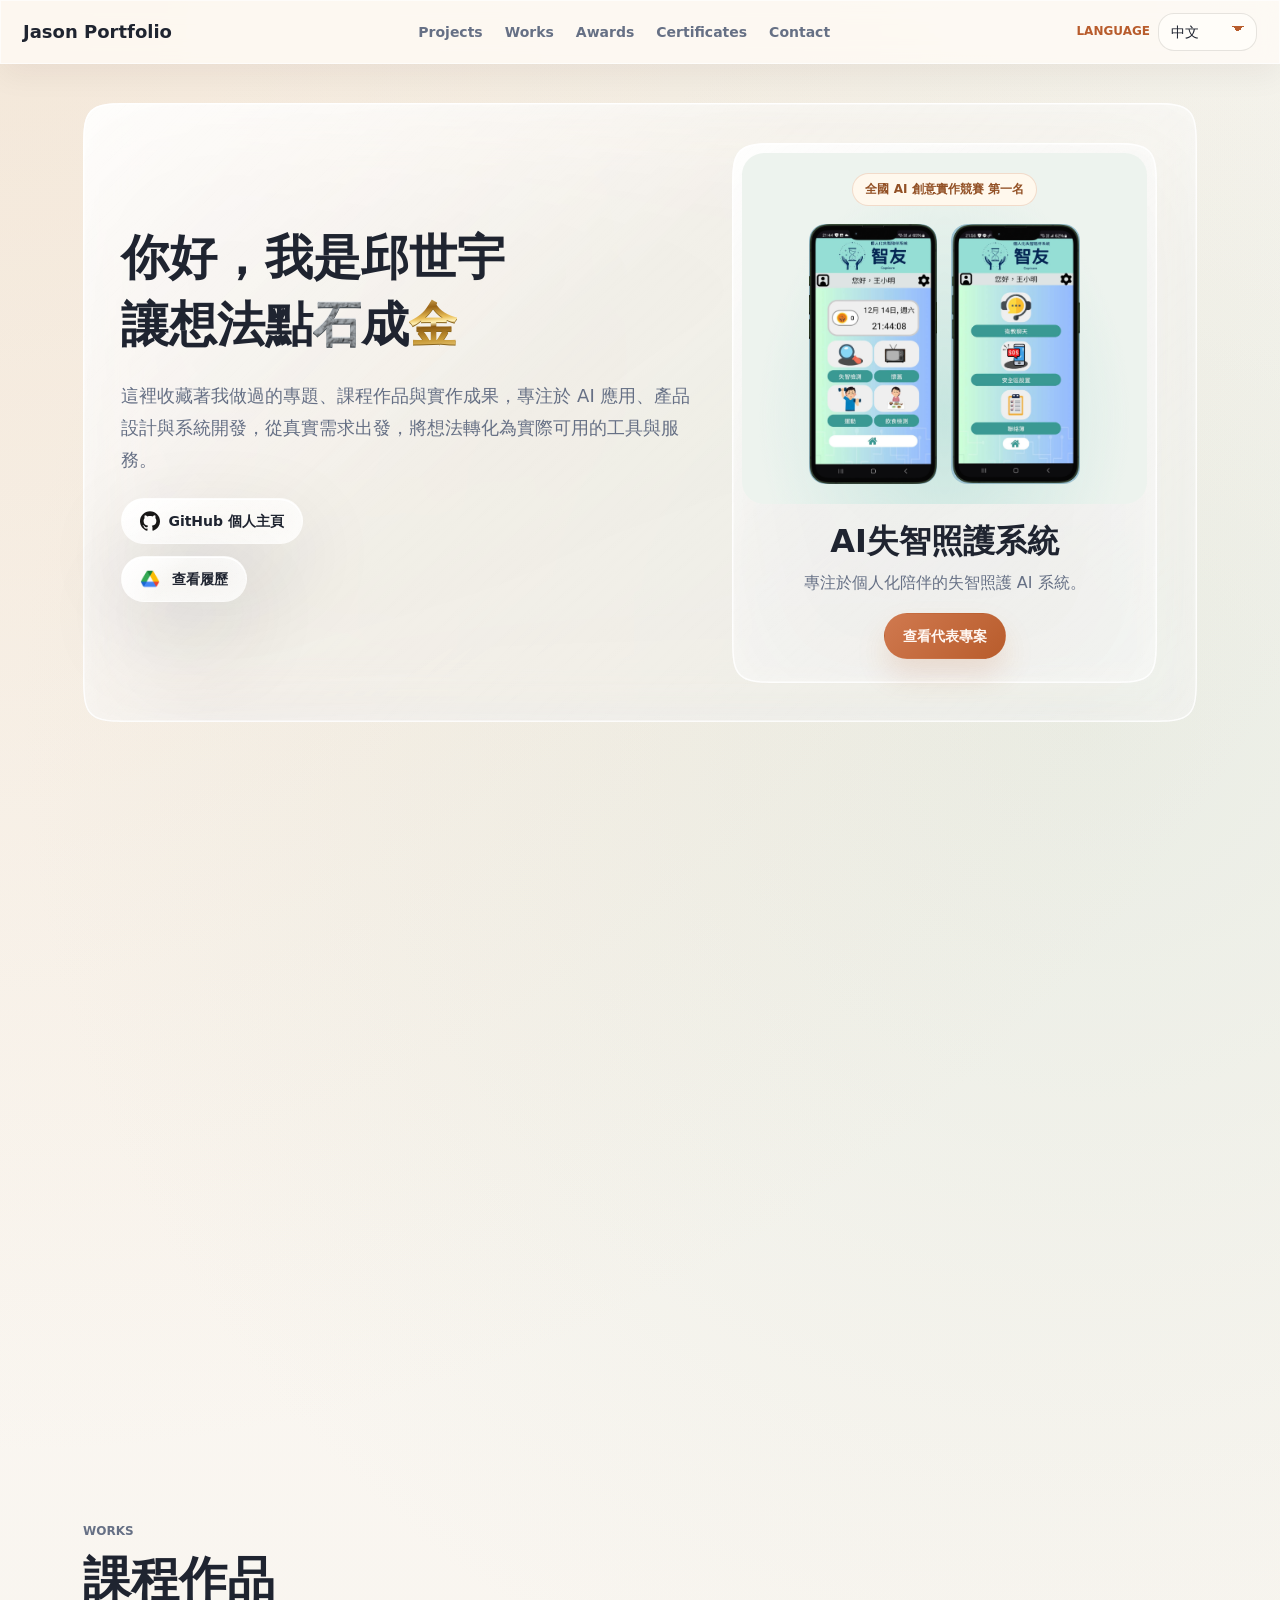
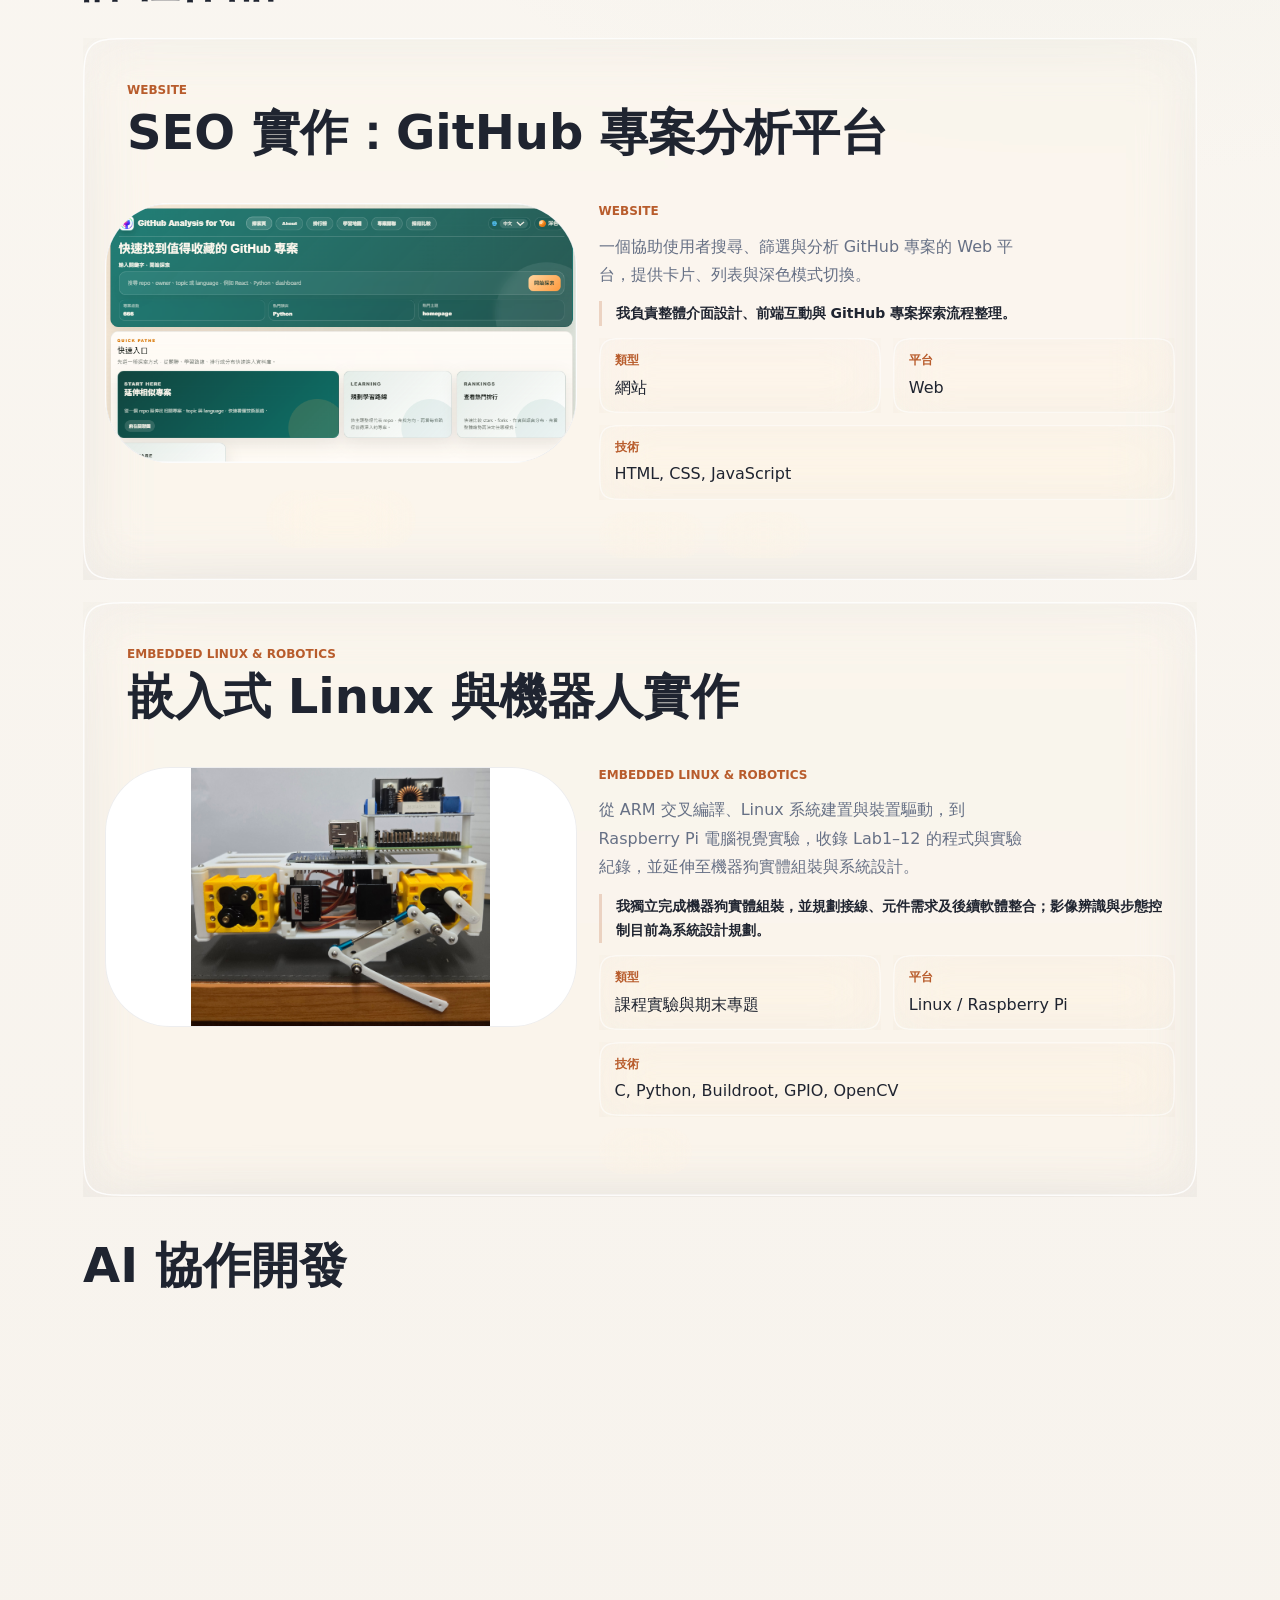
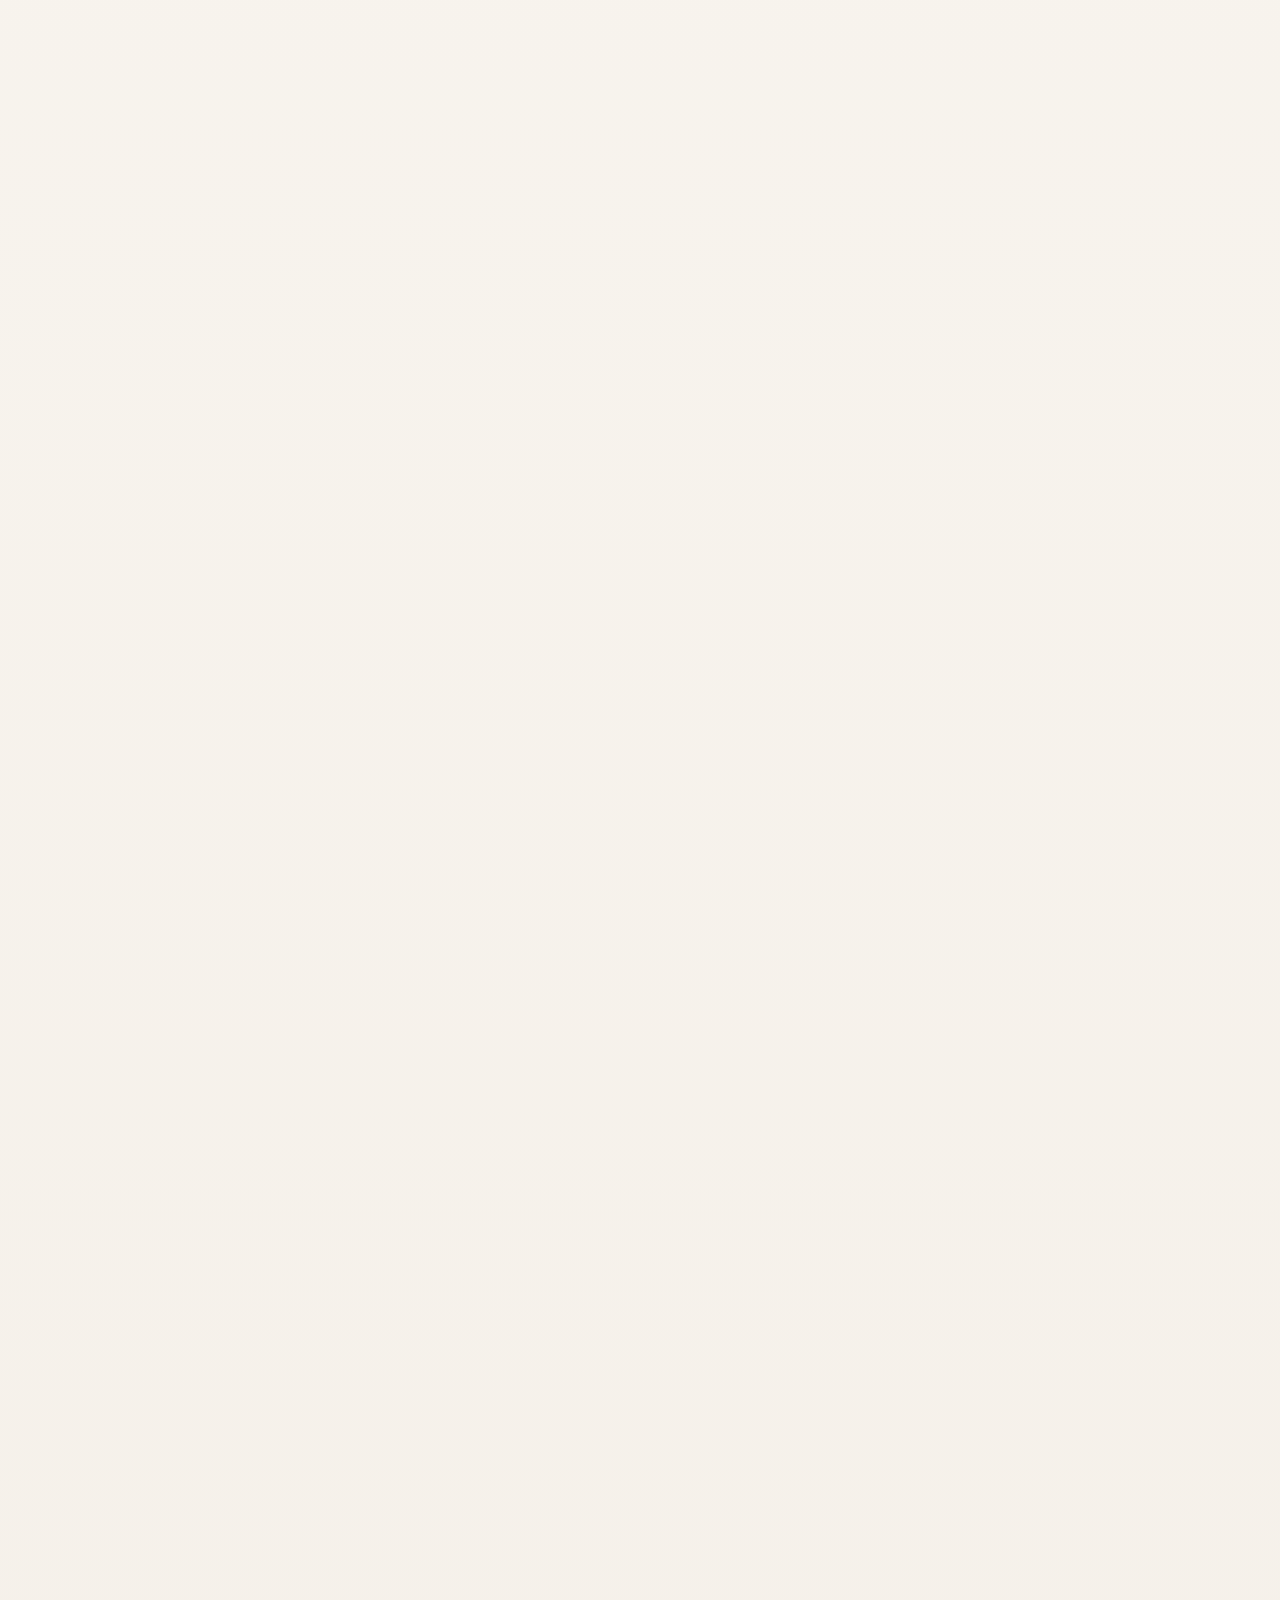
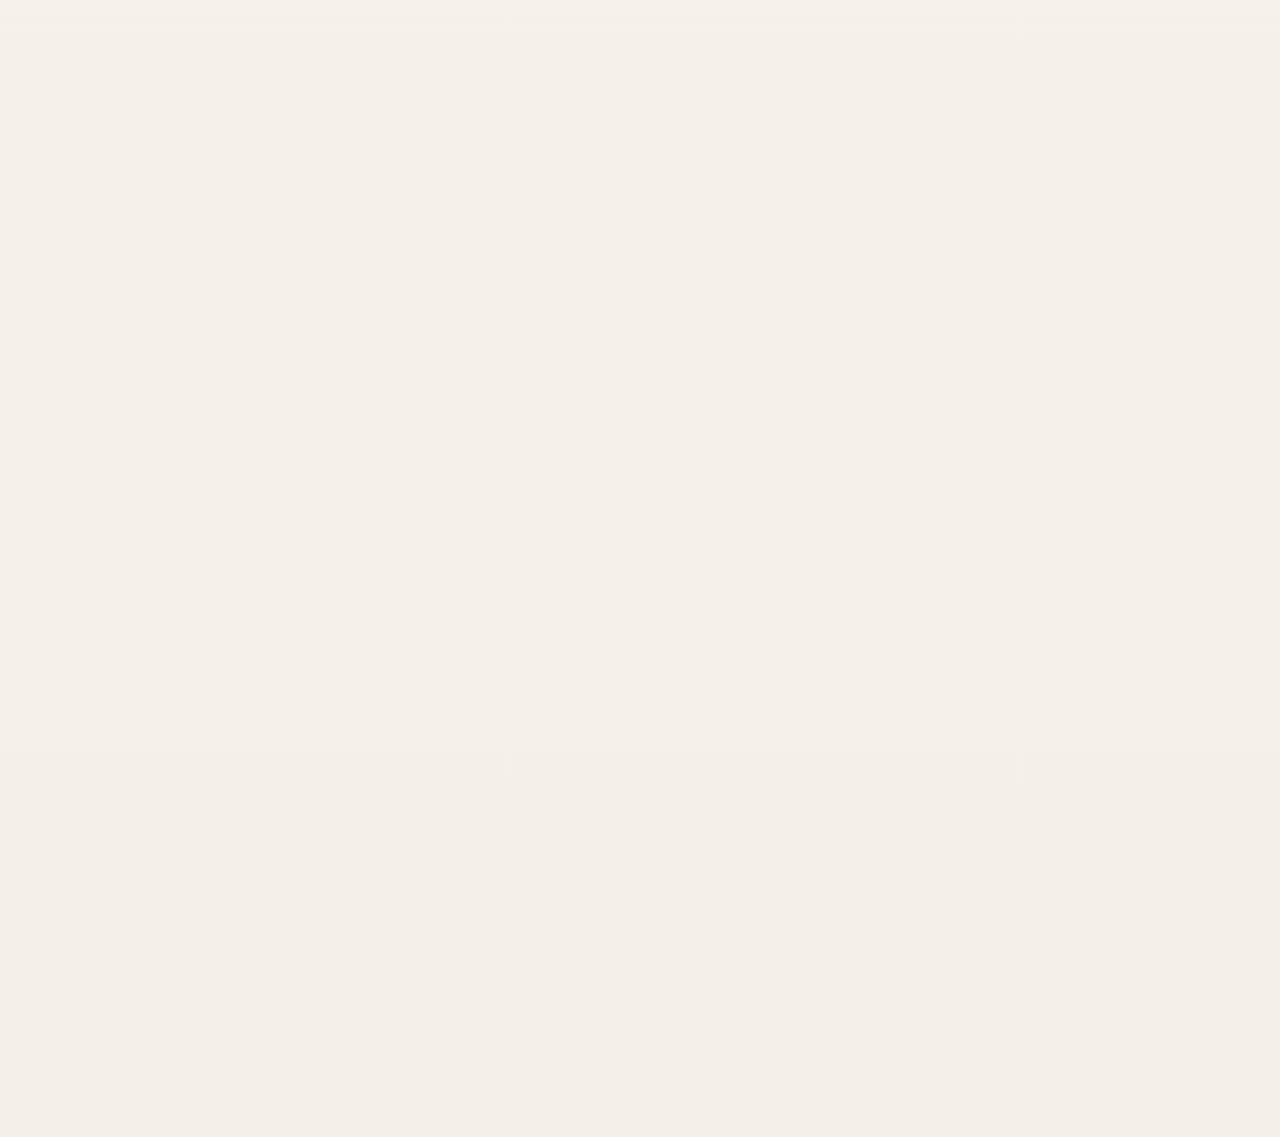
<file: index.html>
<!doctype html>
<html lang="zh-Hant">
  <head>
    <meta charset="UTF-8" />
    <meta name="viewport" content="width=device-width, initial-scale=1.0" />
    <title>Jason Portfolio</title>
    <meta
      id="page-description"
      name="description"
      content="Jason Portfolio，整理代表專案、作品與聯絡方式。"
    />
    <script>
      document.documentElement.classList.add("js");
    </script>
    <link rel="stylesheet" href="styles.css?v=60" />
  </head>
  <body data-page="home">
    <header class="site-header">
      <div class="site-header-inner">
        <a class="site-brand" href="index.html">Jason Portfolio</a>

        <nav class="top-nav" aria-label="Primary">
          <a href="#projects" data-i18n="navProjects">Projects</a>
          <a href="#works" data-i18n="navWorks">Works</a>
          <a href="#awards" data-i18n="navAwards">Awards</a>
          <a href="#certificates" data-i18n="navCertificates">Certificates</a>
          <a href="#contact" data-i18n="navContact">Contact</a>
        </nav>

        <div class="language-switcher">
          <label class="language-switcher-label" for="language-select"
            >Language</label
          >
          <select
            id="language-select"
            class="language-select"
            aria-label="Language selector"
          >
            <option value="zh-Hant">中文</option>
            <option value="en">English</option>
          </select>
        </div>
      </div>
    </header>

    <main class="site-main">
      <section class="hero-section glass-surface reveal" id="home">
        <div class="hero-copy">
          <h1 class="hero-title">
            <span class="hero-title-line" data-i18n="homeHeroTitleLine1"
              >你好，我是邱世宇</span
            >
            <span class="hero-title-line" data-i18n="homeHeroTitleLine2"
              >讓想法點<span class="hero-material hero-material-stone">石</span>成<span class="hero-material hero-material-gold">金</span></span
            >
          </h1>
          <p class="hero-lead" data-i18n="homeHeroLead">
            這裡收藏著我做過的專題、課程作品與實作成果，專注於 AI 應用、產品設計與系統開發，從真實需求出發，將想法轉化為實際可用的工具與服務。
          </p>
          <div class="hero-actions">
            <a class="text-link glass-surface glass-capsule hero-github-link"
              href="https://github.com/Jasongod0916" target="_blank" rel="noreferrer">
              <img src="assets/icons/github.svg" width="20" height="20" alt="" aria-hidden="true" />
              <span data-i18n="homeGithubCta">GitHub 個人主頁</span>
            </a>
            <a class="text-link glass-surface glass-capsule hero-resume-link"
              href="https://drive.google.com/drive/folders/15SMqM8-mmqCDkFOoYZouwnE1Vrhe8iMj?usp=sharing"
              target="_blank" rel="noopener noreferrer">
              <img src="assets/icons/google-drive.png" width="20" height="20" alt="" aria-hidden="true" />
              <span data-i18n="homeResumeCta">查看履歷</span>
            </a>
          </div>
        </div>

        <a class="spotlight-card glass-surface reveal" href="project_1.html">
          <div class="spotlight-visual">
            <span class="spotlight-award" data-i18n="spotlightAward">全國 AI 創意實作競賽 第一名</span>
            <div class="spotlight-screens">
              <img class="spotlight-app" src="assets/works/cognicare-app.png" width="313" height="638" alt="智友 App 首頁：失智檢測、懷舊、運動與飲食檢測" />
              <img class="spotlight-app" src="assets/works/cognicare-services.png" width="318" height="641" alt="智友 App 服務畫面：衛教聊天、安全區設置與聯絡簿" />
            </div>
          </div>
          <div class="spotlight-copy">
          <h2 data-i18n="project1Title">AI失智照護系統</h2>
          <p class="spotlight-description" data-i18n="project1Summary">
            專注於個人化陪伴的失智照護 AI 系統。
          </p>
          <span class="button button-primary spotlight-cta" data-i18n="homePrimaryCta">查看代表專案</span>
          </div>
        </a>
      </section>

      <section class="section-block reveal" id="projects">
        <div class="section-heading">
          <p class="section-kicker" data-i18n="projectsEyebrow">Projects</p>
          <h2 data-i18n="projectsTitle">專案</h2>
          <p data-i18n="projectsLead">
            兩個專案都以真實情境為出發點，從需求、功能到成果都可以快速看到核心價值。
          </p>
        </div>

        <div class="project-grid">
          <a class="project-card project-image-card glass-surface reveal" href="project_1.html">
            <div class="project-cover project-cover-apps">
              <div class="spotlight-screens">
                <img class="spotlight-app" src="assets/works/cognicare-app.png" width="313" height="638" alt="智友 App 首頁" loading="lazy" />
                <img class="spotlight-app" src="assets/works/cognicare-services.png" width="318" height="641" alt="智友 App 衛教聊天與安全區服務" loading="lazy" />
              </div>
            </div>
            <div class="project-image-copy">
              <span class="card-tag" data-i18n="project01Tag">專案 01</span>
              <h3 data-i18n="project1Title">AI失智照護系統</h3>
              <p class="card-description" data-i18n="project1Summary">專注於個人化陪伴的失智照護 AI 系統。</p>
              <span class="spotlight-link"><span data-i18n="spotlightCta">查看專案</span><span aria-hidden="true">↗</span></span>
            </div>
          </a>
          <a class="project-card project-image-card glass-surface reveal" href="project_2.html">
            <div class="project-cover">
              <img class="project-cover-image" src="assets/works/wings-of-green-silver.png" width="1920" height="1080" alt="青銀之翼 Wings of Green Silver：無人機與農業主題專案封面" loading="lazy" />
            </div>
            <div class="project-image-copy">
              <span class="card-tag" data-i18n="project02Tag">專案 02</span>
              <h3 data-i18n="project2Title">AI 無人機農務媒合平台</h3>
              <p class="card-description" data-i18n="project2Summary">結合無人機巡檢、農務媒合與任務協調的農業平台。</p>
              <span class="spotlight-link"><span data-i18n="spotlightCta">查看專案</span><span aria-hidden="true">↗</span></span>
            </div>
          </a>
        </div>
      </section>

      <section class="section-block reveal" id="works">
        <div class="section-heading">
          <p class="section-kicker" data-i18n="worksEyebrow">Works</p>
          <h2 data-i18n="worksSectionTitle">課程作品</h2>
        </div>

        <div class="work-group">
          <div class="work-grid">
            <article class="work-accordion reveal" id="work-github-analysis">
              <div class="work-card glass-surface squircle-surface">
                <div class="work-title-header">
                  <span class="work-toggle-tag" data-i18n="work2Tag"
                    >Website</span
                  >
                  <h2 class="work-toggle-title" data-i18n="work2Title">
                    SEO 實作：GitHub 專案分析平台
                  </h2>
                </div>
                <div
                  class="work-card-media work-gallery"
                  data-gallery-id="work2"
                >
                  <div class="gallery-track">
                    <img
                      class="work-card-image work-slide is-active" data-image-preview
                      src="assets/works/work2/1.png"
                      alt="GitHub SEO 專案分析平台 截圖 1"
                      loading="lazy"
                    />
                    <img
                      class="work-card-image work-slide" data-image-preview
                      src="assets/works/work2/2.png"
                      alt="GitHub SEO 專案分析平台 截圖 2"
                      loading="lazy"
                    />
                  </div>
                  <div class="gallery-bottom-controls">
                    <button
                      class="gallery-control gallery-prev"
                      type="button"
                      aria-label="Previous slide"
                    >
                      <span class="gallery-control-icon" aria-hidden="true">‹</span>
                    </button>
                    <div
                      class="gallery-dots"
                      aria-label="Slide navigation"
                    ></div>
                    <button
                      class="gallery-control gallery-next"
                      type="button"
                      aria-label="Next slide"
                    >
                      <span class="gallery-control-icon" aria-hidden="true">›</span>
                    </button>
                  </div>
                </div>
                <div class="work-card-body">
                  <span class="card-tag" data-i18n="work2Tag">Website</span>
                  <h3 data-i18n="work2Title">SEO 實作：GitHub 專案分析平台</h3>
                  <p class="card-description" data-i18n="work2Description">
                    一個協助使用者搜尋、篩選與分析 GitHub 專案的 Web
                    平台，提供卡片、列表與深色模式切換。
                  </p>
                  <p class="work-role" data-i18n="work2Role">
                    我負責整體介面設計、前端互動與 GitHub 專案探索流程整理。
                  </p>
                  <dl class="meta-list ">
                    <div class="glass-surface squircle-surface">
                      <dt data-i18n="typeLabel">類型</dt>
                      <dd data-i18n="work2Type">網站</dd>
                    </div>
                    <div class="glass-surface squircle-surface">
                      <dt data-i18n="platformLabel">平台</dt>
                      <dd data-i18n="work2Platform">Web</dd>
                    </div>
                    <div class="meta-list-wide glass-surface squircle-surface">
                      <dt data-i18n="techLabel">技術</dt>
                      <dd>HTML, CSS, JavaScript</dd>
                    </div>
                  </dl>
                  <div class="inline-actions">
                    <a
                      class="text-link glass-surface glass-capsule"
                      href="https://gitub-analysis-for-you.onrender.com/"
                      target="_blank"
                      rel="noreferrer"
                      data-i18n="liveSite"
                      >Live Site</a
                    >
                    <a
                      class="text-link glass-surface glass-capsule"
                      href="https://github.com/Jasongod0916/Gitub_Analysis_for_You"
                      target="_blank"
                      rel="noreferrer"
                      >GitHub</a
                    >
                  </div>
                </div>
              </div>
            </article>
            <article class="work-accordion reveal" id="work-embedded-linux-robotics">
              <div class="work-card glass-surface squircle-surface">
                <div class="work-title-header">
                  <span class="work-toggle-tag">Embedded Linux &amp; Robotics</span>
                  <h2 class="work-toggle-title" data-i18n="work5Title">嵌入式 Linux 與機器人實作</h2>
                </div>
                <div class="work-card-media">
                  <img class="work-card-image robotics-image" data-image-preview src="assets/works/embedded-linux-robotics/robot-dog.jpg" alt="機器狗實體組裝：機構、伺服馬達與電路板配置" loading="lazy" />
                </div>
                <div class="work-card-body">
                  <span class="card-tag">Embedded Linux &amp; Robotics</span>
                  <p class="card-description" data-i18n="work5Description">從 ARM 交叉編譯、Linux 系統建置與裝置驅動，到 Raspberry Pi 電腦視覺實驗，收錄 Lab1–12 的程式與實驗紀錄，並延伸至機器狗實體組裝與系統設計。</p>
                  <p class="work-role" data-i18n="work5Role">我獨立完成機器狗實體組裝，並規劃接線、元件需求及後續軟體整合；影像辨識與步態控制目前為系統設計規劃。</p>
                  <dl class="meta-list">
                    <div class="glass-surface squircle-surface"><dt data-i18n="typeLabel">類型</dt><dd data-i18n="work5Type">課程實驗與期末專題</dd></div>
                    <div class="glass-surface squircle-surface"><dt data-i18n="platformLabel">平台</dt><dd>Linux / Raspberry Pi</dd></div>
                    <div class="meta-list-wide glass-surface squircle-surface"><dt data-i18n="techLabel">技術</dt><dd>C, Python, Buildroot, GPIO, OpenCV</dd></div>
                  </dl>
                  <div class="inline-actions">
                    <a class="text-link glass-surface glass-capsule" href="https://github.com/Jasongod0916/embedded-linux-robotics-portfolio" target="_blank" rel="noopener noreferrer">GitHub</a>
                  </div>
                </div>
              </div>
            </article>
          </div>
        </div>
        <div class="section-heading">
          <p></p>
          <h2 data-i18n="worksSubsectionTitle">AI 協作開發</h2>
        </div>
        <div class="work-group">
          <div class="work-grid">
            <article class="work-accordion reveal" id="work-stl-split-and-pin">
              <div class="work-card glass-surface squircle-surface">
                <div class="work-title-header">
                  <span class="work-toggle-tag" data-i18n="work3Tag">3D Printing Tool</span>
                  <h2 class="work-toggle-title" data-i18n="work3Title">STL Splitter：3D 模型裁切與定位孔工具</h2>
                </div>
                <div class="work-card-media">
                  <img class="work-card-image" data-image-preview src="assets/works/stl-split-and-pin/preview.png"
                    alt="STL Splitter showing a loaded model, cut face, and 3D views" loading="lazy" />
                </div>
                <div class="work-card-body">
                  <span class="card-tag" data-i18n="work3Tag">3D Printing Tool</span>
                  <h3 data-i18n="work3Title">STL Splitter：3D 模型裁切與定位孔工具</h3>
                  <p class="card-description" data-i18n="work3Description">讓超出列印尺寸的 3D 模型也能分件製作。在瀏覽器中載入 STL、調整切割位置並配置定位孔，將零件與定位銷一次匯出為 ZIP，方便後續列印與組裝。</p>
                  <p class="work-role" data-i18n="work3Efficiency">以模型切成兩件、配置 2 個定位孔並匯出為例，預估操作時間可由手動建模的約 15 分鐘縮短至 5 分鐘，節省約 67%。</p>
                  <dl class="meta-list">
                    <div class="glass-surface squircle-surface">
                      <dt data-i18n="typeLabel">類型</dt>
                      <dd data-i18n="work3Type">3D 列印輔助工具</dd>
                    </div>
                    <div class="glass-surface squircle-surface">
                      <dt data-i18n="platformLabel">平台</dt>
                      <dd>Web</dd>
                    </div>
                    <div class="meta-list-wide glass-surface squircle-surface">
                      <dt data-i18n="techLabel">技術</dt>
                      <dd>JavaScript, Three.js, Manifold WASM</dd>
                    </div>
                  </dl>
                  <div class="inline-actions">
                    <a class="text-link glass-surface glass-capsule" href="https://jasongod0916.github.io/stl-split-and-pin/" target="_blank" rel="noreferrer" data-i18n="liveSite">Live Site</a>
                    <a class="text-link glass-surface glass-capsule" href="https://github.com/Jasongod0916/stl-split-and-pin" target="_blank" rel="noreferrer">GitHub</a>
                  </div>
                </div>
              </div>
            </article>
            <article class="work-accordion reveal" id="work-barcode-3d-carrier-converter">
              <div class="work-card glass-surface squircle-surface">
                <div class="work-title-header">
                  <span class="work-toggle-tag" data-i18n="work4Tag">3D Printing Tool</span>
                  <h2 class="work-toggle-title" data-i18n="work4Title">3D 條碼載具卡產生器</h2>
                </div>
                <div class="work-card-media">
                  <img class="work-card-image" data-image-preview src="assets/works/barcode-3d-carrier-converter/preview.png"
                    alt="3D printable carrier card with raised barcode and carrier number" loading="lazy" />
                </div>
                <div class="work-card-body">
                  <span class="card-tag" data-i18n="work4Tag">3D Printing Tool</span>
                  <h3 data-i18n="work4Title">3D 條碼載具卡產生器</h3>
                  <p class="card-description" data-i18n="work4Description">將條碼文字轉成可 3D 列印的實體載具卡。支援 Code 39 與 Code 128，可調整卡片尺寸、底板厚度及條碼凸起高度，匯出 STL、分件 3MF 與 SVG，方便單色或多色列印。</p>
                  <p class="work-role" data-i18n="work4Community">已發布至 MakerWorld 3D 列印社群，讓使用者從線上產生條碼卡，到下載模型並實際列印。</p>
                  <dl class="meta-list">
                    <div class="glass-surface squircle-surface">
                      <dt data-i18n="typeLabel">類型</dt>
                      <dd data-i18n="work4Type">3D 列印輔助工具</dd>
                    </div>
                    <div class="glass-surface squircle-surface">
                      <dt data-i18n="platformLabel">平台</dt>
                      <dd>Web</dd>
                    </div>
                    <div class="meta-list-wide glass-surface squircle-surface">
                      <dt data-i18n="techLabel">技術</dt>
                      <dd>HTML, JavaScript, SVG</dd>
                    </div>
                  </dl>
                  <div class="inline-actions">
                    <a class="text-link glass-surface glass-capsule" href="https://jasongod0916.github.io/barcode-3d-carrier-converter/" target="_blank" rel="noreferrer" data-i18n="liveSite">Live Site</a>
                    <a class="text-link glass-surface glass-capsule" href="https://github.com/Jasongod0916/barcode-3d-carrier-converter" target="_blank" rel="noreferrer">GitHub</a>
                    <a class="text-link glass-surface glass-capsule" href="https://makerworld.com/zh/models/3058397-customizable-3d-barcode-card-generator-support-for#profileId-3441298" target="_blank" rel="noreferrer">MakerWorld</a>
                  </div>
                </div>
              </div>
            </article>
            <article class="work-accordion reveal" id="work-wanyongconverter" hidden>
              <div class="work-card glass-surface squircle-surface">
                <div class="work-title-header">
                  <span class="work-toggle-tag" data-i18n="work1Tag"
                    >Windows Utility</span
                  >
                  <h2 class="work-toggle-title" data-i18n="work1Title">
                    萬用轉檔王
                  </h2>
                </div>
                <div
                  class="work-card-media work-gallery"
                  data-gallery-id="work1"
                >
                  <div class="gallery-track">
                    <img
                      class="work-card-image work-slide is-active" data-image-preview
                      src="assets/works/work1/work1.png"
                      alt="WanyongConverter application screenshot"
                      loading="lazy"
                    />
                    <!-- 如果之後要新增幻燈片圖片，直接在這裡新增一個 .work-slide 元素：
                  <img class="work-card-image work-slide" data-image-preview src="assets/works/work1/2.png" alt="WanyongConverter screenshot 2" loading="lazy">
                  --></div>
                  <div class="gallery-bottom-controls">
                    <button
                      class="gallery-control gallery-prev"
                      type="button"
                      aria-label="Previous slide"
                    >
                      <span class="gallery-control-icon" aria-hidden="true">‹</span>
                    </button>
                    <div
                      class="gallery-dots"
                      aria-label="Slide navigation"
                    ></div>
                    <button
                      class="gallery-control gallery-next"
                      type="button"
                      aria-label="Next slide"
                    >
                      <span class="gallery-control-icon" aria-hidden="true">›</span>
                    </button>
                  </div>
                </div>
                <div class="work-card-body">
                  <span class="card-tag" data-i18n="work1Tag"
                    >Windows Utility</span
                  >
                  <h3 data-i18n="work1Title">萬用轉檔王</h3>
                  <p class="card-description" data-i18n="work1Description">
                    一套可攜式 Windows
                    轉檔工具，整合圖片、文件與媒體格式轉換，支援批次處理與免安裝使用情境。
                  </p>
                  <p class="work-role" data-i18n="work1Role">
                    我負責工具整合、轉檔流程設計，以及可攜版桌面軟體封裝。
                  </p>
                  <dl class="meta-list">
                    <div class="glass-surface squircle-surface">
                      <dt data-i18n="typeLabel">類型</dt>
                      <dd data-i18n="work1Type">桌面軟體</dd>
                    </div>
                    <div class="glass-surface squircle-surface">
                      <dt data-i18n="platformLabel">平台</dt>
                      <dd data-i18n="work1Platform">Windows</dd>
                    </div>
                    <div class="meta-list-wide glass-surface squircle-surface">
                      <dt data-i18n="techLabel">技術</dt>
                      <dd>Python, ffmpeg, pandoc, pdf2docx</dd>
                    </div>
                  </dl>
                  <div class="inline-actions">
                    <a
                      class="text-link glass-surface glass-capsule"
                      href="https://github.com/Jasongod0916/WanyongConverter"
                      target="_blank"
                      rel="noreferrer"
                      >GitHub</a
                    >
                    <a
                      class="text-link glass-surface glass-capsule"
                      href="https://github.com/Jasongod0916/WanyongConverter/releases"
                      target="_blank"
                      rel="noreferrer"
                      data-i18n="releases"
                      >Releases</a
                    >
                  </div>
                </div>
              </div>
            </article>
          </div>
        </div>
      </section>

      <section class="section-block reveal" id="awards">
        <div class="section-heading">
          <p class="section-kicker">Awards</p>
          <h2 data-i18n="awardsTitle">競賽獲獎</h2>
        </div>
        <div class="awards-grid">
          <article class="award-card glass-surface reveal">
            <a class="award-preview" data-image-preview href="assets/awards/1_全國AI創意實作競賽.JPG" aria-haspopup="dialog">
              <img src="assets/awards/1_全國AI創意實作競賽.JPG" alt="2024 National AI competition award certificate" loading="lazy" />
            </a>
            <p class="card-tag">2024 · <span data-i18n="awardFirst">第一名</span></p>
            <h3 data-i18n="awardAiTitle">全國 AI 創意實作競賽</h3>
            <a class="text-link glass-surface glass-capsule" href="project_1.html" data-i18n="spotlightCta">查看專案</a>
          </article>
          <article class="award-card glass-surface reveal">
            <a class="award-preview" data-image-preview href="assets/awards/2_Innoserve.jpg" aria-haspopup="dialog">
              <img src="assets/awards/2_Innoserve.jpg" alt="2023 InnoServe competition award" loading="lazy" />
            </a>
            <p class="card-tag">2023 · <span data-i18n="awardFirst">第一名</span></p>
            <h3 data-i18n="awardInnoserveTitle">InnoServe 無人機應用組</h3>
            <a class="text-link glass-surface glass-capsule" href="project_2.html" data-i18n="spotlightCta">查看專案</a>
          </article>
          <article class="award-card glass-surface reveal">
            <a class="award-preview" data-image-preview href="assets/awards/1_黑客松.JPG" aria-haspopup="dialog">
              <img src="assets/awards/1_黑客松.JPG" alt="2024 sustainability and smart innovation hackathon award certificate" loading="lazy" />
            </a>
            <p class="card-tag">2024 · <span data-i18n="awardMerit">佳作</span></p>
            <h3 data-i18n="awardHackathonTitle">永續智慧創新黑客松競賽</h3>
            <a class="text-link glass-surface glass-capsule" href="project_1.html" data-i18n="spotlightCta">查看專案</a>
          </article>
        </div>
      </section>

      <section class="section-block reveal" id="certificates">
        <div class="section-heading">
          <p class="section-kicker" data-i18n="certificatesEyebrow">
            Certificates
          </p>
          <h2 data-i18n="certificatesTitle">證書</h2>
        </div>
        <div class="certificate-grid">
          <article
            class="certificate-card glass-surface reveal"
            id="certificate-erp"
          >
            <h3 class="certificate-title" data-i18n="certificateErpTitle">
              ERP 規劃師認證
            </h3>
            <div class="certificate-preview">
              <img
                class="certificate-image" data-image-preview
                src="assets/certificates/2024_ERP規劃師認證.png"
                alt="ERP 規劃師認證證照"
                loading="lazy"
              />
            </div>
          </article>
          <article
            class="certificate-card glass-surface reveal"
            id="certificate-autocad"
          >
            <h3 class="certificate-title" data-i18n="certificateAutocadTitle">
              AutoCAD 專業認證
            </h3>
            <div class="certificate-preview">
              <img
                class="certificate-image" data-image-preview
                src="assets/certificates/2020_Autodesk_AutoCAD專業認證.png"
                alt="AutoCAD 專業認證證照"
                loading="lazy"
              />
            </div>
          </article>
        </div>
      </section>

      <section class="section-block contact-section reveal" id="contact">
        <div class="section-heading">
          <p class="section-kicker" data-i18n="contactEyebrow">Contact</p>
          <h2 data-i18n="contactTitle">聯絡與連結</h2>
        </div>

        <div class="contact-grid">
          <a
            class="contact-card glass-surface"
            href="mailto:jasonchiu0916@gmail.com"
          >
            <span class="contact-label" data-i18n="emailLabel">Email</span>
            <strong>jasonchiu0916@gmail.com</strong>
          </a>
          <a
            class="contact-card glass-surface"
            href="https://github.com/Jasongod0916"
            target="_blank"
            rel="noreferrer"
          >
            <span class="contact-label">GitHub</span>
            <strong data-i18n="githubPortfolioLabel"
              >Jasongod0916</strong
            >
          </a>
        </div>
      </section>
    </main>

    <dialog class="image-preview" aria-labelledby="image-preview-title">
      <h2 id="image-preview-title" class="image-preview-title">圖片預覽</h2>
      <form method="dialog">
        <button class="image-preview-close" type="submit" aria-label="Close" title="Close">&times;</button>
      </form>
      <img class="image-preview-image" alt="" />
    </dialog>
    <script src="squircle.js?v=9"></script>
    <script src="script.js?v=34"></script>
  </body>
</html>
</file>
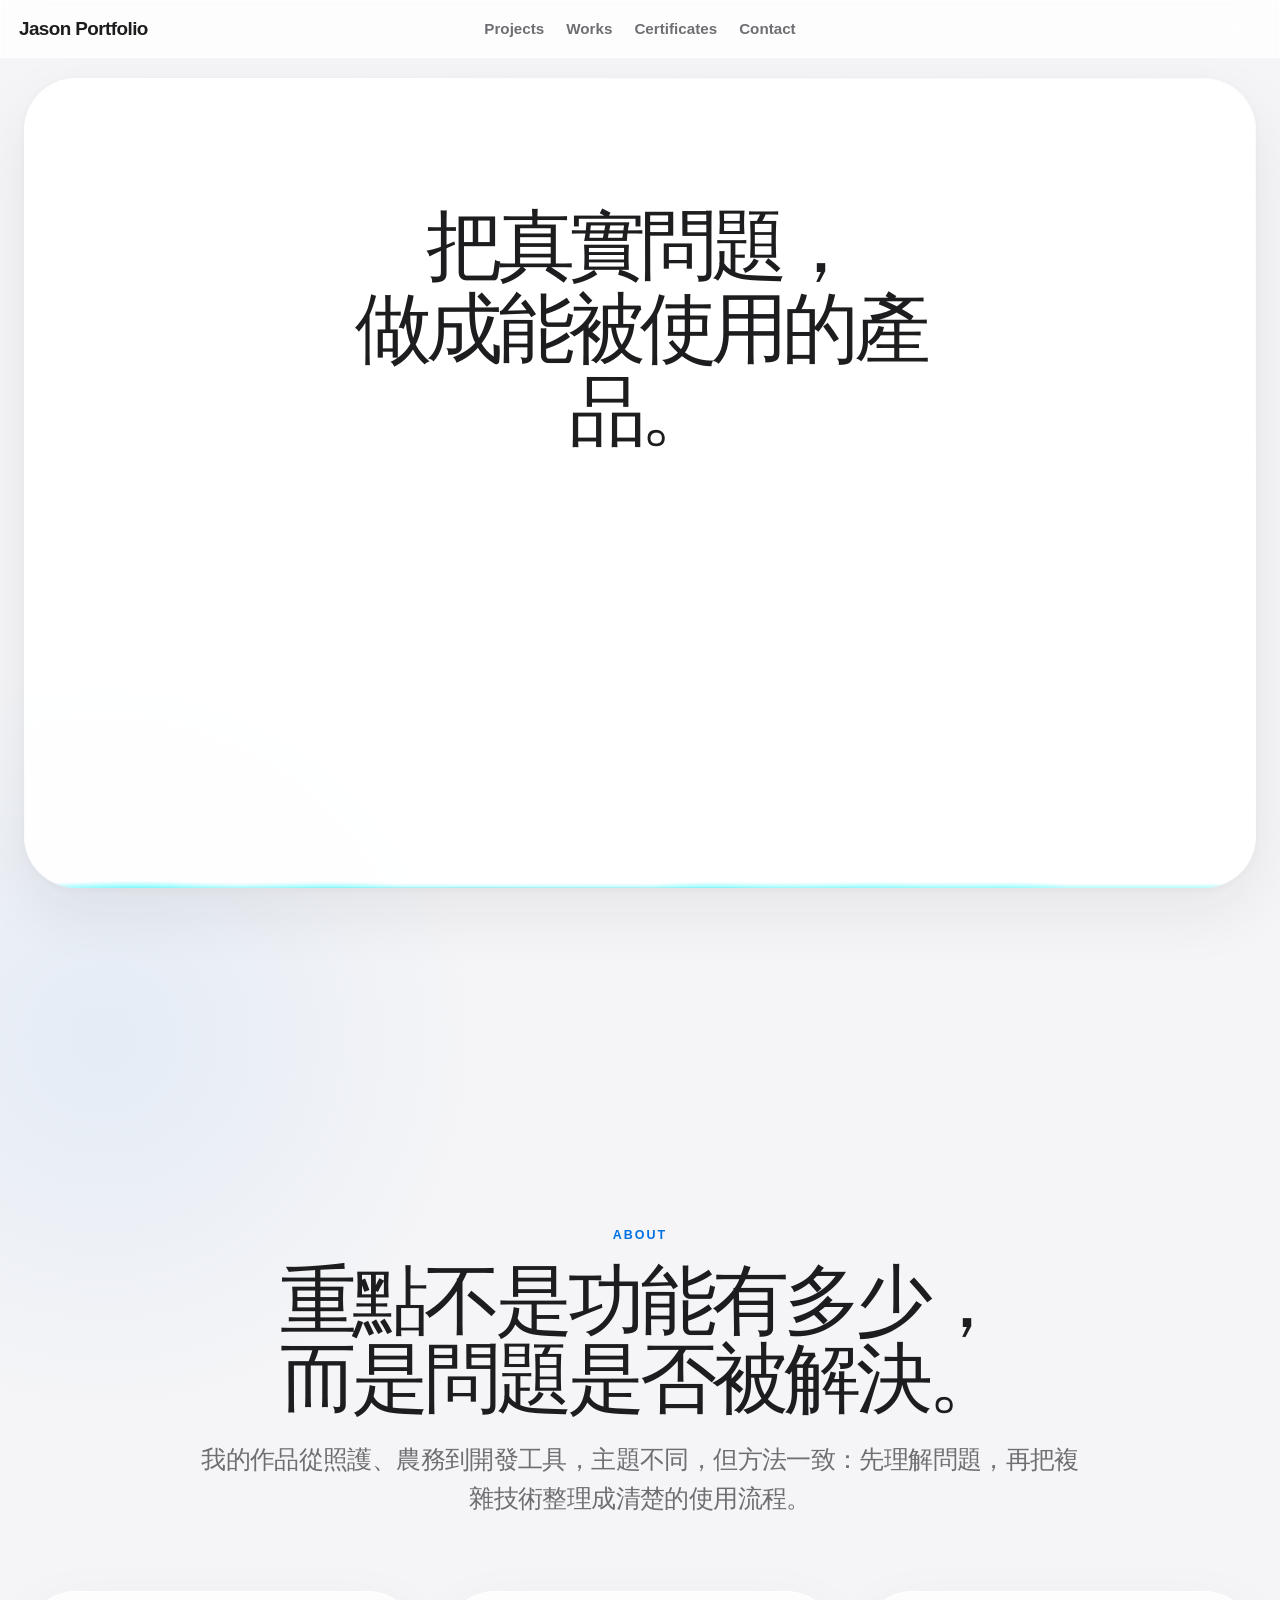
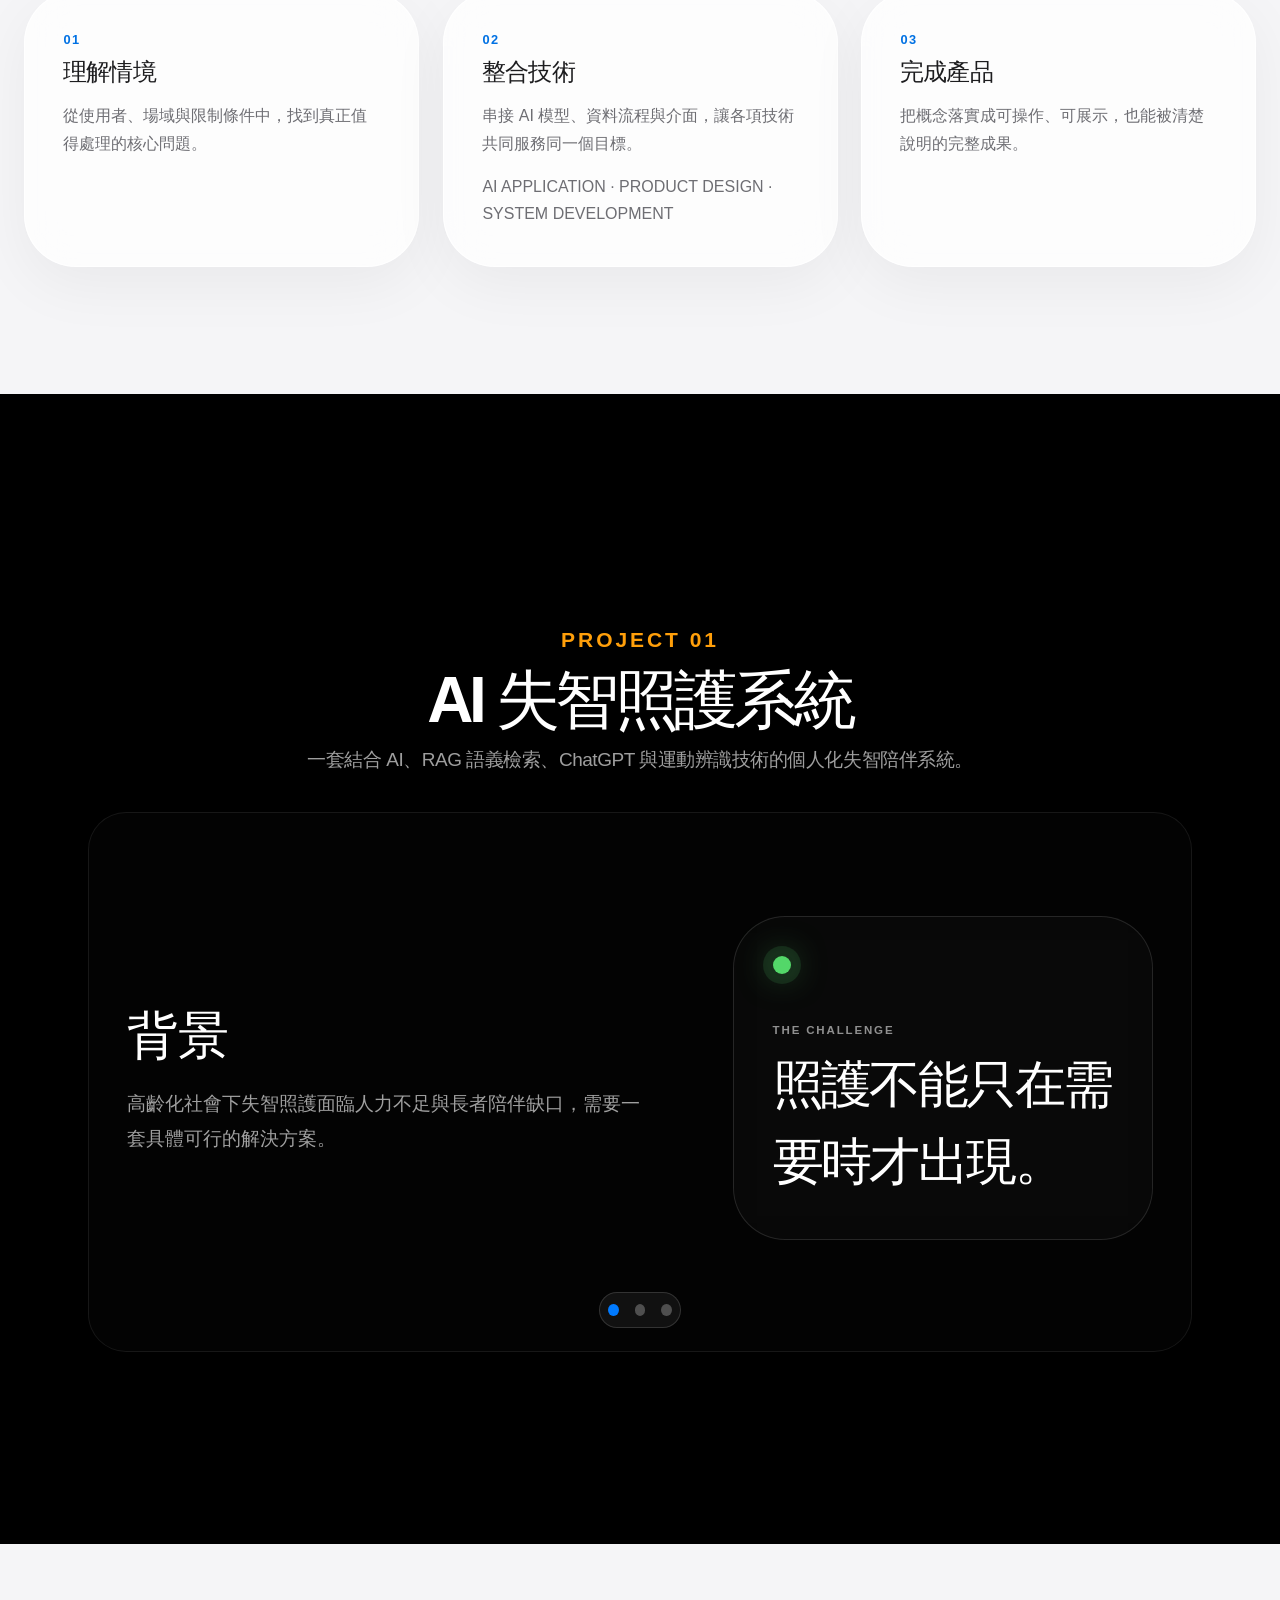
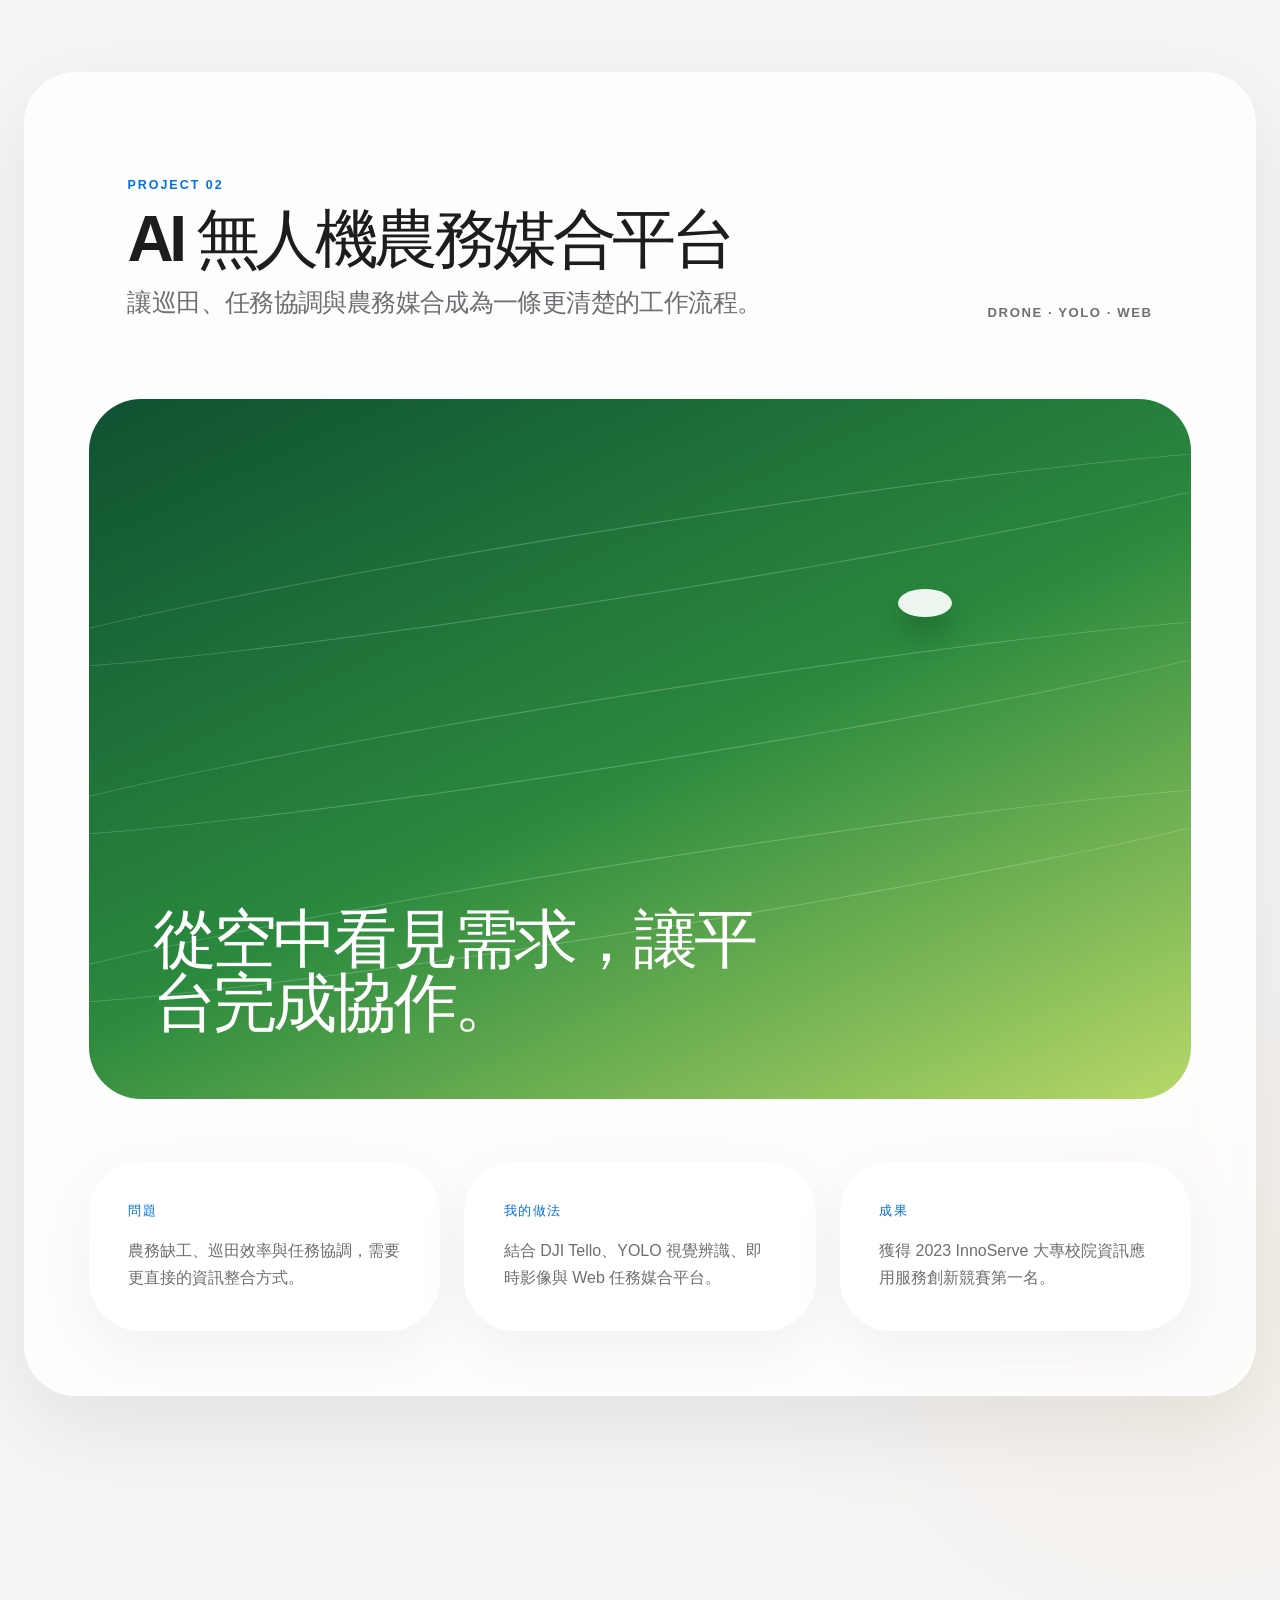
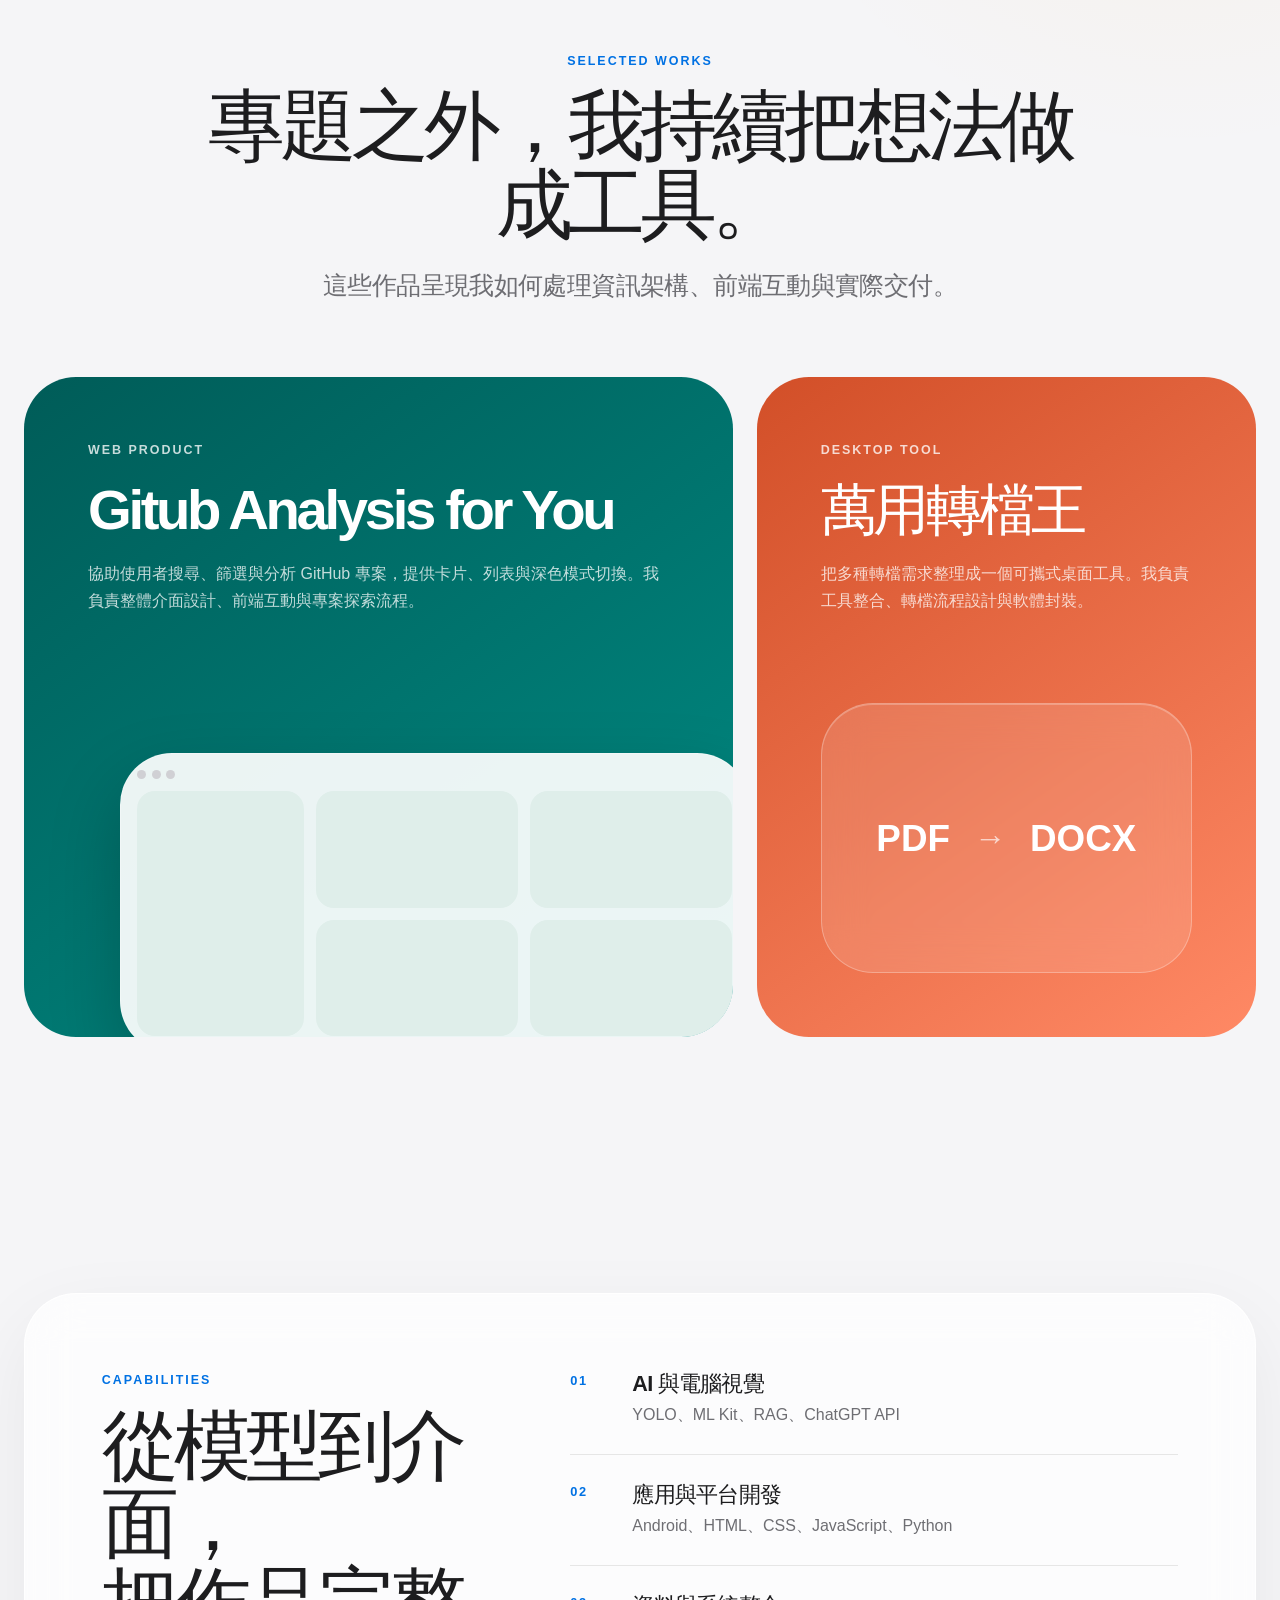
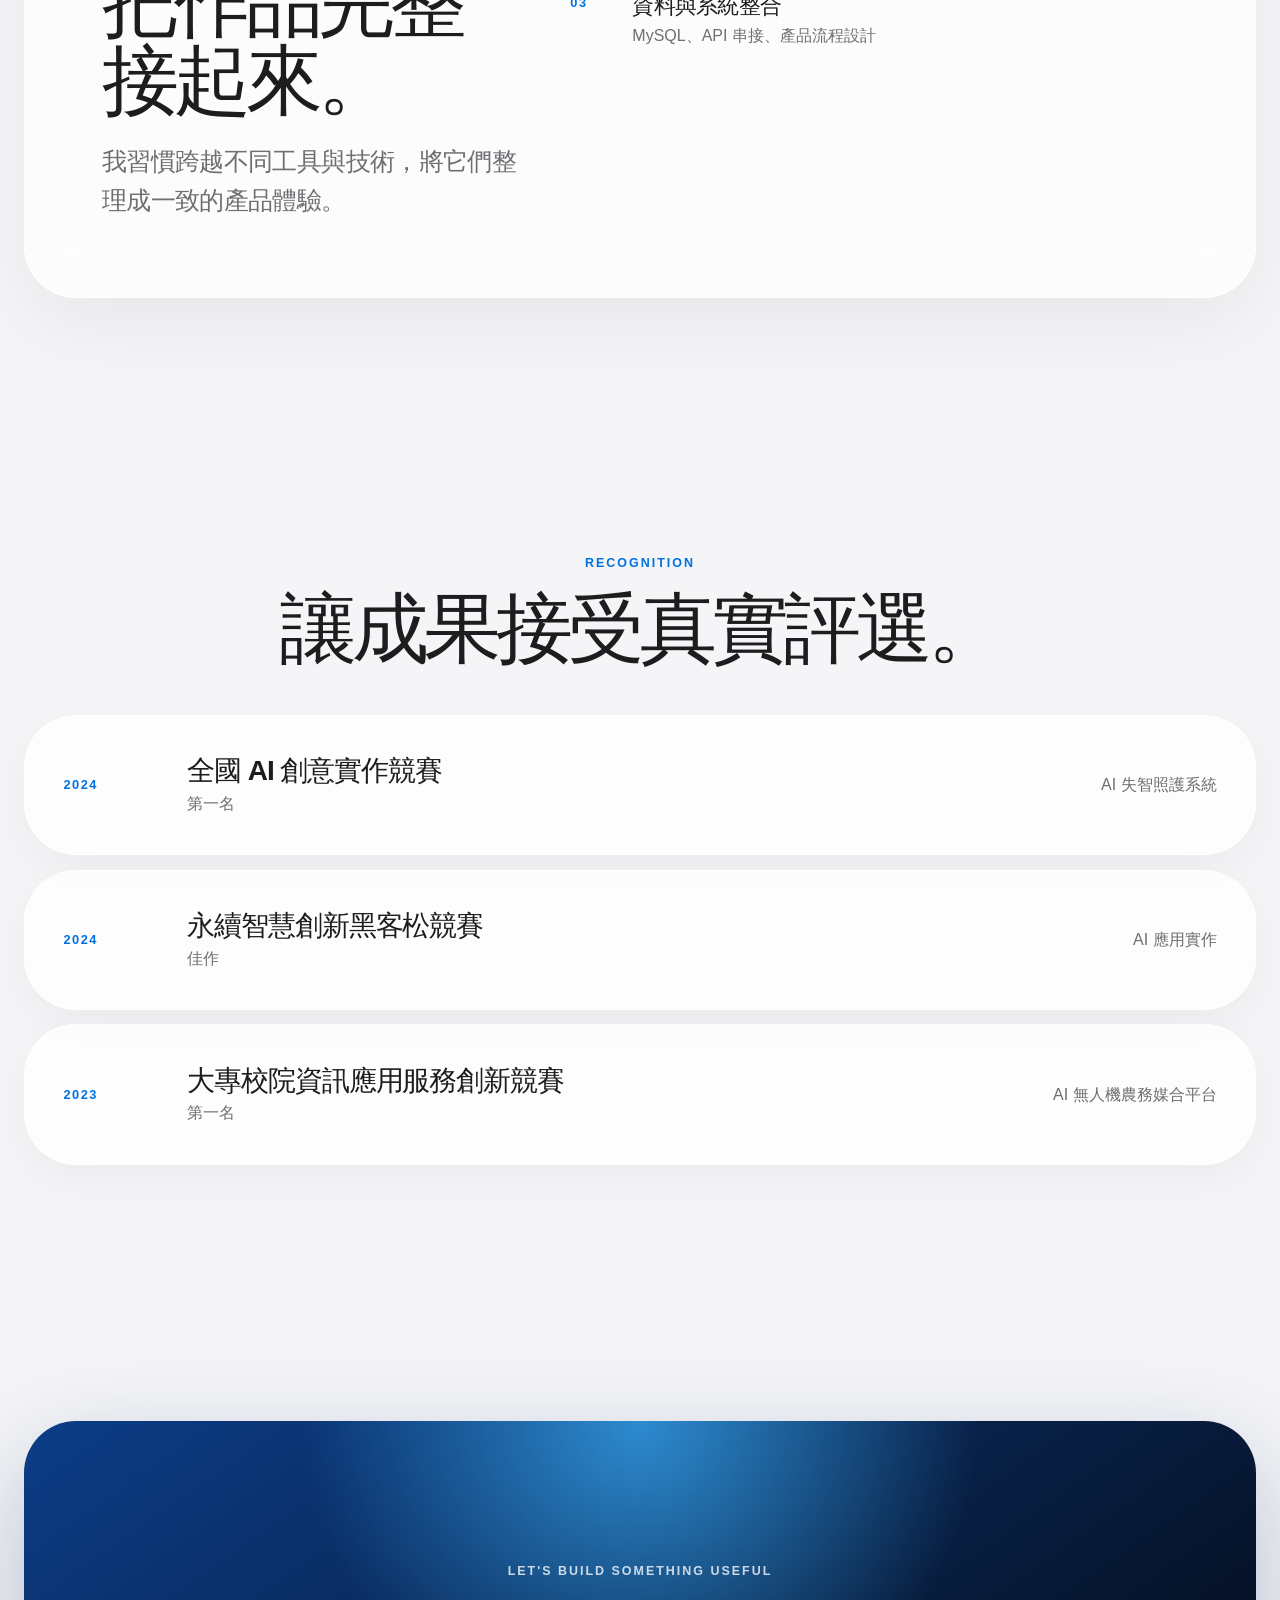
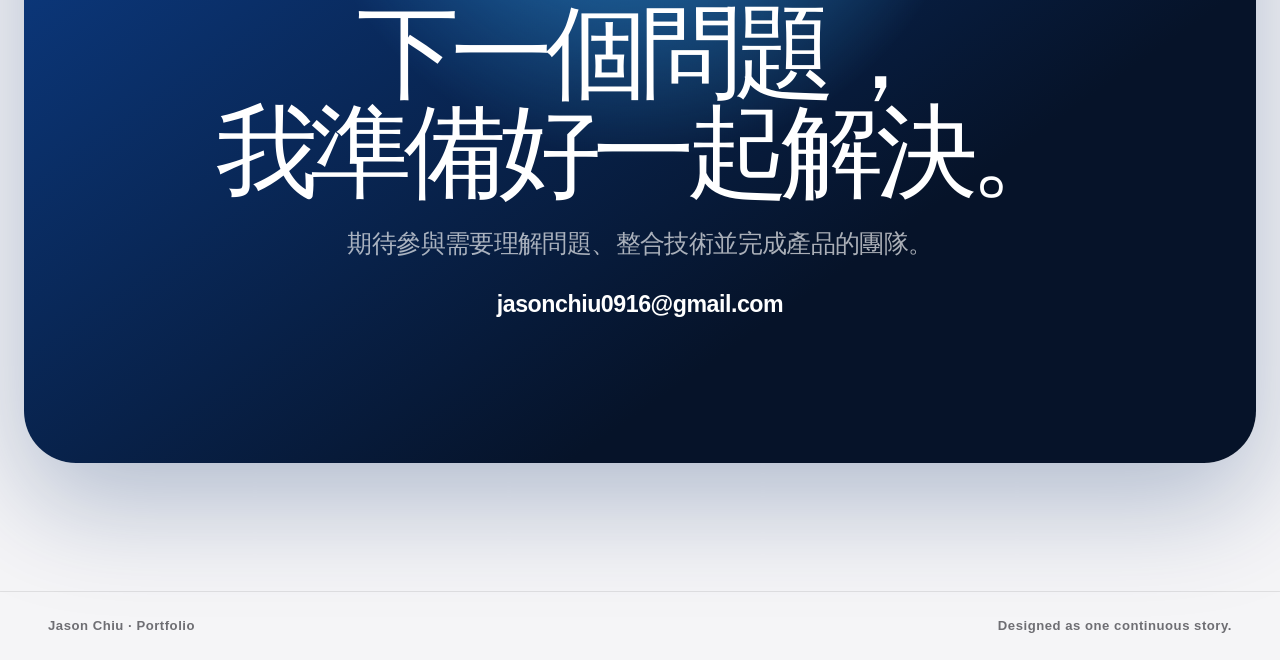
<file: future-index.html>
<!doctype html>
<html lang="zh-Hant">
  <head>
    <meta charset="utf-8" />
    <meta name="viewport" content="width=device-width, initial-scale=1" />
    <meta
      name="description"
      content="Jason Chiu 的個人作品與履歷網站，聚焦 AI 應用、產品設計與系統開發。"
    />
    <title>Jason Chiu | Portfolio</title>
    <link
      href="https://cdn.jsdelivr.net/npm/bootstrap@5.3.8/dist/css/bootstrap.min.css"
      rel="stylesheet"
    />
    <link
      rel="stylesheet"
      href="assets/vendor/swiper/swiper-bundle.min.css"
    />
    <link rel="stylesheet" href="future-home.css?v=8" />
  </head>
  <body>
    <header class="site-header">
      <div class="site-header-inner">
        <a class="site-brand" href="#home">Jason Portfolio</a>

        <nav class="top-nav" aria-label="主要導覽">
          <a href="#projects">Projects</a>
          <a href="#works">Works</a>
          <a href="#certificates">Certificates</a>
          <a href="#contact">Contact</a>
        </nav>
      </div>
    </header>

    <main>
      <section class="hero-section section-shell" id="home">
        <div class="container-xxl px-3 px-md-4">
          <div class="hero-card glass-shell overflow-hidden" data-glass>
            <div class="hero-water" aria-hidden="true">
              <canvas class="hero-water-canvas"></canvas>
              <canvas class="hero-ripple-canvas"></canvas>
            </div>
            <div class="row g-0 align-items-stretch">
              <div class="col-12">
                <div
                  class="hero-copy h-100 d-flex flex-column justify-content-center"
                >
                  <div>
                    <h1 class="hero-title mb-4">
                      <span class="hero-title-line hero-title-line-first"
                        >把真實問題，</span
                      >
                      <span class="hero-title-line hero-title-line-second"
                        >做成能被使用的產品。</span
                      >
                    </h1>
                    <p class="hero-lead mb-0">
                      <span
                        class="hero-name"
                        aria-label="我是邱世宇，你也可以叫我 Jason。"
                      >
                        <span
                          class="hero-name-part hero-name-part-left"
                          aria-hidden="true"
                          >我是邱世宇，</span
                        >
                        <span
                          class="hero-name-part hero-name-part-right"
                          aria-hidden="true"
                          >你也可以叫我 Jason。</span
                        >
                      </span>
                      <span class="hero-description">
                        <span class="hero-lead-line"
                          >從使用情境出發，整合 AI、前端體驗與系統開發，</span
                        >
                        <span class="hero-lead-line"
                          >讓技術不只可行，也真正好用。</span
                        >
                      </span>
                    </p>
                  </div>
                </div>
              </div>
            </div>
          </div>
        </div>
      </section>

      <section class="intro-section section-shell" id="about">
        <div class="container-xxl px-3 px-md-4">
          <div class="section-intro text-center mx-auto scroll-reveal">
            <p class="eyebrow mb-3">ABOUT</p>
            <h2 class="display-title mb-4">
              重點不是功能有多少，<br />而是問題是否被解決。
            </h2>
            <p class="section-lead mb-0">
              我的作品從照護、農務到開發工具，主題不同，但方法一致：先理解問題，再把複雜技術整理成清楚的使用流程。
            </p>
          </div>

          <div class="row g-3 g-lg-4 mt-4 mt-lg-5">
            <div class="col-md-4">
              <article
                class="metric-card squircle h-100 scroll-reveal"
                style="--reveal-delay: 80ms"
              >
                <p class="metric-number mb-2">01</p>
                <h3 class="metric-title mb-3">理解情境</h3>
                <p class="metric-copy mb-0">
                  從使用者、場域與限制條件中，找到真正值得處理的核心問題。
                </p>
              </article>
            </div>
            <div class="col-md-4">
              <article
                class="metric-card squircle h-100 scroll-reveal"
                style="--reveal-delay: 200ms"
              >
                <p class="metric-number mb-2">02</p>
                <h3 class="metric-title mb-3">整合技術</h3>
                <p class="metric-copy mb-0">
                  串接 AI
                  模型、資料流程與介面，讓各項技術共同服務同一個目標。<span
                    class="d-block mt-3"
                    >AI APPLICATION · PRODUCT DESIGN · SYSTEM DEVELOPMENT</span
                  >
                </p>
              </article>
            </div>
            <div class="col-md-4">
              <article
                class="metric-card squircle h-100 scroll-reveal"
                style="--reveal-delay: 320ms"
              >
                <p class="metric-number mb-2">03</p>
                <h3 class="metric-title mb-3">完成產品</h3>
                <p class="metric-copy mb-0">
                  把概念落實成可操作、可展示，也能被清楚說明的完整成果。
                </p>
              </article>
            </div>
          </div>
        </div>
      </section>

      <section class="project-section project-dark section-shell" id="projects">
        <div class="container-xxl px-3 px-md-4">
          <div class="project-card project-card-dark squircle overflow-hidden">
            <div class="project-heading">
              <div class="row justify-content-center align-items-end g-4">
                <div class="col-lg-8 text-center">
                  <p class="eyebrow eyebrow-warm mb-3">PROJECT 01</p>
                  <h2 class="project-title mb-3">AI 失智照護系統</h2>
                  <p class="project-subtitle mb-0">
                    一套結合 AI、RAG 語義檢索、ChatGPT
                    與運動辨識技術的個人化失智陪伴系統。
                  </p>
                </div>
              </div>
            </div>

            <div class="project-story" data-scroll-story>
              <div class="project-story-steps swiper">
                <div class="swiper-wrapper">
                  <article
                    class="swiper-slide story-step is-active"
                    data-story-step
                    data-status="THE CHALLENGE"
                    data-message="照護不能只在需要時才出現。"
                  >
                    <div class="story-copy">
                      <h3>背景</h3>
                      <p class="detail-text mb-0">
                        高齡化社會下失智照護面臨人力不足與長者陪伴缺口，需要一套具體可行的解決方案。
                      </p>
                    </div>
                    <div
                      class="story-device care-device squircle"
                      aria-hidden="true"
                    >
                      <span class="care-pulse"></span>
                      <p class="care-status mb-2">THE CHALLENGE</p>
                      <p class="care-message mb-0">
                        照護不能只在需要時才出現。
                      </p>
                    </div>
                  </article>
                  <article
                    class="swiper-slide story-step"
                    data-story-step
                    data-status="THE APPROACH"
                    data-message="讓 AI 同時理解行為與對話。"
                  >
                    <div class="story-copy">
                      <h3>我的做法</h3>
                      <p class="detail-text mb-0">
                        我負責從需求設計、AI 整合到 Android App
                        開發，打造一套具體可行的智慧陪伴系統。系統結合懷舊聊天、RAG
                        知識檢索、ChatGPT 互動，以及 YOLOv11 / ML Kit
                        的運動、飲食與安全監測，讓家屬與照護者同時獲得即時警示與個人化互動支援。
                      </p>
                    </div>
                    <div
                      class="story-device care-device squircle"
                      aria-hidden="true"
                    >
                      <span class="care-pulse"></span>
                      <p class="care-status mb-2">THE APPROACH</p>
                      <p class="care-message mb-0">
                        讓 AI 同時理解行為與對話。
                      </p>
                    </div>
                  </article>
                  <article
                    class="swiper-slide story-step"
                    data-story-step
                    data-status="THE OUTCOME"
                    data-message="從概念走到被肯定的完整產品。"
                  >
                    <div class="story-copy">
                      <h3>成果</h3>
                      <p class="detail-text mb-0">
                        以完整 AI 應用獲得 2024 全國 AI 創意實作競賽第一名。
                      </p>
                    </div>
                    <div
                      class="story-device care-device squircle"
                      aria-hidden="true"
                    >
                      <span class="care-pulse"></span>
                      <p class="care-status mb-2">THE OUTCOME</p>
                      <p class="care-message mb-0">
                        從概念走到被肯定的完整產品。
                      </p>
                    </div>
                  </article>
                </div>
                <div
                  class="story-pagination swiper-pagination"
                  aria-label="Story pages"
                ></div>
              </div>

              <div class="project-story-visual">
                <div class="care-visual" aria-hidden="true">
                  <div class="care-ring care-ring-one"></div>
                  <div class="care-ring care-ring-two"></div>
                  <div class="care-device squircle">
                    <span class="care-pulse"></span>
                    <p class="care-status mb-2">THE CHALLENGE</p>
                    <p class="care-message mb-0">照護不能只在需要時才出現。</p>
                  </div>
                </div>
              </div>
            </div>
          </div>
        </div>
      </section>

      <section class="project-section section-shell">
        <div class="container-xxl px-3 px-md-4">
          <div class="project-card project-card-light squircle overflow-hidden">
            <div class="project-heading">
              <div class="row align-items-end g-4">
                <div class="col-lg-8">
                  <p class="eyebrow mb-3">PROJECT 02</p>
                  <h2 class="project-title mb-3">AI 無人機農務媒合平台</h2>
                  <p class="project-subtitle mb-0">
                    讓巡田、任務協調與農務媒合成為一條更清楚的工作流程。
                  </p>
                </div>
                <div class="col-lg-4 text-lg-end">
                  <p class="project-platform mb-0">Drone · YOLO · Web</p>
                </div>
              </div>
            </div>

            <div class="agri-visual squircle" aria-hidden="true">
              <div class="field-line field-line-one"></div>
              <div class="field-line field-line-two"></div>
              <div class="field-line field-line-three"></div>
              <div class="drone-mark">
                <span class="drone-arm drone-arm-one"></span>
                <span class="drone-arm drone-arm-two"></span>
                <span class="drone-body"></span>
              </div>
              <p class="agri-caption mb-0">從空中看見需求，讓平台完成協作。</p>
            </div>

            <div class="row g-3 g-lg-4 project-details">
              <div class="col-lg-4">
                <div class="detail-tile squircle h-100">
                  <p class="detail-label mb-3">問題</p>
                  <p class="detail-text mb-0">
                    農務缺工、巡田效率與任務協調，需要更直接的資訊整合方式。
                  </p>
                </div>
              </div>
              <div class="col-lg-4">
                <div class="detail-tile squircle h-100">
                  <p class="detail-label mb-3">我的做法</p>
                  <p class="detail-text mb-0">
                    結合 DJI Tello、YOLO 視覺辨識、即時影像與 Web 任務媒合平台。
                  </p>
                </div>
              </div>
              <div class="col-lg-4">
                <div class="detail-tile squircle h-100">
                  <p class="detail-label mb-3">成果</p>
                  <p class="detail-text mb-0">
                    獲得 2023 InnoServe 大專校院資訊應用服務創新競賽第一名。
                  </p>
                </div>
              </div>
            </div>
          </div>
        </div>
      </section>

      <section class="works-section section-shell" id="works">
        <div class="container-xxl px-3 px-md-4">
          <div class="section-intro mx-auto text-center">
            <p class="eyebrow mb-3">SELECTED WORKS</p>
            <h2 class="display-title mb-4">專題之外，我持續把想法做成工具。</h2>
            <p class="section-lead mb-0">
              這些作品呈現我如何處理資訊架構、前端互動與實際交付。
            </p>
          </div>

          <div class="row g-3 g-lg-4 mt-4 mt-lg-5">
            <div class="col-lg-7">
              <article class="work-card work-card-teal squircle h-100">
                <div>
                  <p class="eyebrow eyebrow-light mb-3">WEB PRODUCT</p>
                  <h3 class="work-title mb-3">Gitub Analysis for You</h3>
                  <p class="work-copy mb-0">
                    協助使用者搜尋、篩選與分析 GitHub
                    專案，提供卡片、列表與深色模式切換。我負責整體介面設計、前端互動與專案探索流程。
                  </p>
                </div>
                <div class="browser-mock squircle" aria-hidden="true">
                  <div class="browser-bar">
                    <span></span><span></span><span></span>
                  </div>
                  <div class="browser-content">
                    <div class="mock-sidebar"></div>
                    <div class="mock-grid"><i></i><i></i><i></i><i></i></div>
                  </div>
                </div>
              </article>
            </div>
            <div class="col-lg-5">
              <article class="work-card work-card-coral squircle h-100">
                <div>
                  <p class="eyebrow eyebrow-light mb-3">DESKTOP TOOL</p>
                  <h3 class="work-title mb-3">萬用轉檔王</h3>
                  <p class="work-copy mb-0">
                    把多種轉檔需求整理成一個可攜式桌面工具。我負責工具整合、轉檔流程設計與軟體封裝。
                  </p>
                </div>
                <div class="converter-mark squircle" aria-hidden="true">
                  <span>PDF</span>
                  <i>→</i>
                  <span>DOCX</span>
                </div>
              </article>
            </div>
          </div>
        </div>
      </section>

      <section class="skills-section section-shell">
        <div class="container-xxl px-3 px-md-4">
          <div class="skills-card squircle">
            <div class="row g-5 align-items-start">
              <div class="col-lg-5">
                <p class="eyebrow mb-3">CAPABILITIES</p>
                <h2 class="display-title mb-4">
                  從模型到介面，<br />把作品完整接起來。
                </h2>
                <p class="section-lead mb-0">
                  我習慣跨越不同工具與技術，將它們整理成一致的產品體驗。
                </p>
              </div>
              <div class="col-lg-7">
                <div class="skill-row">
                  <p class="skill-index mb-0">01</p>
                  <div>
                    <h3>AI 與電腦視覺</h3>
                    <p>YOLO、ML Kit、RAG、ChatGPT API</p>
                  </div>
                </div>
                <div class="skill-row">
                  <p class="skill-index mb-0">02</p>
                  <div>
                    <h3>應用與平台開發</h3>
                    <p>Android、HTML、CSS、JavaScript、Python</p>
                  </div>
                </div>
                <div class="skill-row">
                  <p class="skill-index mb-0">03</p>
                  <div>
                    <h3>資料與系統整合</h3>
                    <p>MySQL、API 串接、產品流程設計</p>
                  </div>
                </div>
              </div>
            </div>
          </div>
        </div>
      </section>

      <section class="recognition-section section-shell" id="certificates">
        <div class="container-xxl px-3 px-md-4">
          <div class="section-intro mx-auto text-center">
            <p class="eyebrow mb-3">RECOGNITION</p>
            <h2 class="display-title mb-4">讓成果接受真實評選。</h2>
          </div>

          <div class="recognition-list mt-4 mt-lg-5">
            <article class="award-row squircle">
              <p class="award-year mb-0">2024</p>
              <div>
                <h3>全國 AI 創意實作競賽</h3>
                <p class="mb-0">第一名</p>
              </div>
              <p class="award-project mb-0">AI 失智照護系統</p>
            </article>
            <article class="award-row squircle">
              <p class="award-year mb-0">2024</p>
              <div>
                <h3>永續智慧創新黑客松競賽</h3>
                <p class="mb-0">佳作</p>
              </div>
              <p class="award-project mb-0">AI 應用實作</p>
            </article>
            <article class="award-row squircle">
              <p class="award-year mb-0">2023</p>
              <div>
                <h3>大專校院資訊應用服務創新競賽</h3>
                <p class="mb-0">第一名</p>
              </div>
              <p class="award-project mb-0">AI 無人機農務媒合平台</p>
            </article>
          </div>
        </div>
      </section>

      <section class="closing-section section-shell" id="contact">
        <div class="container-xxl px-3 px-md-4">
          <div class="closing-card squircle text-center">
            <p class="eyebrow eyebrow-light mb-4">
              LET'S BUILD SOMETHING USEFUL
            </p>
            <h2 class="closing-title mb-4">
              下一個問題，<br />我準備好一起解決。
            </h2>
            <p class="closing-copy mb-4">
              期待參與需要理解問題、整合技術並完成產品的團隊。
            </p>
            <p class="contact-line mb-0">jasonchiu0916@gmail.com</p>
          </div>
        </div>
      </section>
    </main>

    <footer class="site-footer">
      <div
        class="container-xxl d-flex flex-column flex-md-row justify-content-between gap-2 px-4 px-lg-5 py-4"
      >
        <p class="mb-0">Jason Chiu · Portfolio</p>
        <p class="mb-0">Designed as one continuous story.</p>
      </div>
    </footer>
    <script src="assets/vendor/swiper/swiper-bundle.min.js"></script>
    <script src="future-scroll.js?v=8"></script>
    <script src="assets/three-water-test/water-flow-test.js?v=22"></script>
  </body>
</html>
</file>
<file: styles.css>
/* ========================================
   DESIGN SYSTEM - Global CSS Variables
   ======================================== */

:root {
  /* Color Palette - Warm Neutral Scheme */
  --bg: #f4efe8; /* Page background */
  --bg-accent: #ede4d6; /* Accent background */
  --surface: rgba(255, 252, 247, 0.9); /* Surface semi-transparent */
  --surface-strong: #fffdf9; /* Strong opaque surface */
  --surface-soft: #f8f3ec; /* Soft background */
  --line: rgba(52, 43, 31, 0.12); /* Subtle border/divider */
  --line-strong: rgba(52, 43, 31, 0.2); /* Prominent border */
  --text: #1f2430; /* Primary text color */
  --muted: #667085; /* Muted/secondary text */
  --accent: #b85c2c; /* Brand accent color (warm brown) */
  --accent-soft: rgba(184, 92, 44, 0.12); /* Soft accent background */

  /* Shadow System - Depth & Elevation */
  --shadow: 0 22px 54px rgba(40, 26, 16, 0.08); /* Primary shadow */
  --shadow-drop: drop-shadow(
    0 22px 54px rgba(40, 26, 16, 0.08)
  ); /* For SVG/masks */
  --shadow-soft: 0 10px 24px rgba(40, 26, 16, 0.06); /* Subtle shadow */

  /* Border Radius - Apple-inspired Squircle Design */
  --radius-xl: 65px; /* Extra large (work cards) */
  --radius-lg: 65px; /* Large containers */
  --radius-md: 65px; /* Medium components */
  --radius-sm: 16px; /* Small UI elements */
  --radius-control: 16px; /* Form controls */
  --radius-compact: 10px; /* Compact elements */
  --shape-capsule: 999px; /* Capsule controls and pill buttons */
  --shape-circle: 50%; /* Circular icon controls */
  --radius-cta: var(--shape-capsule); /* Legacy alias for pill-shaped buttons */
  --squircle-smoothness: 0.6; /* Squircle curve parameter (0-1 range) */
  /* Layout */
  --container: 1180px; /* Max content width */

  /* Glass Morphism System - Frosted glass effect */
  --glass-bg: linear-gradient(
    145deg,
    rgba(255, 255, 255, 0.64),
    rgba(255, 255, 255, 0.24)
  ); /* Background gradient for glass layer */
  --glass-border: rgba(255, 255, 255, 0.82); /* Strong glass border */
  --glass-border-soft: rgba(255, 255, 255, 0.54); /* Subtle glass border */
  --glass-sheen: linear-gradient(
    135deg,
    rgba(255, 255, 255, 0.72),
    rgba(255, 255, 255, 0.12) 42%,
    rgba(255, 255, 255, 0.34)
  ); /* Surface shine effect overlay */
  --glass-inner-shadow:
    inset 0 1px 0 rgba(255, 255, 255, 0.92),
    inset 0 0 24px rgba(255, 255, 255, 0.32); /* Inner depth */
  --glass-shadow: var(--glass-inner-shadow), 0 34px 90px rgba(31, 36, 48, 0.14);
  --glass-drop-shadow: drop-shadow(
    0 34px 70px rgba(31, 36, 48, 0.14)
  ); /* SVG shadow */
  --glass-hover-shadow: 0 26px 56px rgba(31, 36, 48, 0.16);
  --glass-hover-drop-shadow: drop-shadow(0 26px 56px rgba(31, 36, 48, 0.16));
  --glass-blur: blur(26px) saturate(1.45); /* Backdrop filter settings */

  /* Component Tokens - shared UI contracts */
  --component-gap-compact: 12px;
  --component-pad-meta: 14px 16px;
  --component-pad-role: 14px;
  --control-height-md: 46px;
  --control-pad-x-md: 18px;
  --control-icon-size: 44px;
  --gallery-controls-inset: 10px;
  --gallery-controls-gap: 10px;
  --gallery-controls-padding: 6px;
  --gallery-dot-size: 8px;
  --gallery-dot-active-size: 10px;
  --gallery-dot-gap: 8px;
  --gallery-dot-track-width: 28px;
  --accent-rule-width: 3px;
  --accent-rule-color: rgba(184, 92, 44, 0.22);
  --glass-control-fill: rgba(255, 255, 255, 0.92);
  --glass-control-border: rgba(255, 255, 255, 0.78);
  --glass-control-shadow:
    inset 0 1px 0 rgba(255, 255, 255, 0.9),
    0 8px 20px rgba(31, 36, 48, 0.08);

  /* Spacing Scale - 8px base */
  --space-2xs: 0.375rem;
  --space-xs: 0.5rem;
  --space-sm: 0.75rem;
  --space-md: 1rem;
  --space-lg: 1.375rem;
  --space-xl: 2rem;
  --space-2xl: 3rem;

  /* Line Height - Text Layout */
  --leading-tight: 0.96;
  --leading-title: 1.08;
  --leading-body: 1.78;
  --leading-caption: 1.45;

  /* Animation Timing - Motion Curves */
  --motion-fast: 180ms ease; /* Quick interactions */
  --motion-standard: 260ms ease; /* Standard transitions */
  --motion-panel: 320ms ease; /* Panel animations */
  --motion-reveal: 640ms cubic-bezier(0.22, 1, 0.36, 1); /* Page reveal (bounce) */

  /* Focus State - Accessibility */
  --focus-ring: 0 0 0 3px rgba(184, 92, 44, 0.18);

  /* Typography Scale */
  --text-xs: 0.75rem;
  --text-sm: 0.875rem;
  --text-md: 1rem;
  --text-lg: 1.125rem;
  --text-xl: 1.5rem;
  --text-2xl: 2rem;
  --text-3xl: 3rem;
  --text-hero: 4.5rem; /* Hero title size */

  /* Squircle Mask Images - Runtime SVG (populated by squircle.js) */
  --squircle-mask: none; /* Main container mask */
  --squircle-stroke-mask: none; /* Border stroke mask */

  /* Font Weights */
  --font-weight-regular: 400;
  --font-weight-medium: 500;
  --font-weight-semibold: 600;
  --font-weight-bold: 700;
  --font-weight-black: 800;
}

* {
  box-sizing: border-box;
}

html {
  scroll-behavior: smooth;
}

body {
  margin: 0;
  min-height: 100vh;
  font-family:
    system-ui,
    -apple-system,
    BlinkMacSystemFont,
    "Segoe UI",
    "PingFang TC",
    "Helvetica Neue",
    Arial,
    sans-serif;
  font-weight: var(--font-weight-regular);
  font-size: var(--text-md);
  line-height: var(--leading-caption);
  color: var(--text);
  background:
    radial-gradient(
      circle at top left,
      rgba(230, 201, 169, 0.35),
      transparent 24%
    ),
    radial-gradient(
      circle at 85% 12%,
      rgba(214, 225, 213, 0.45),
      transparent 20%
    ),
    linear-gradient(180deg, #fbf8f3 0%, var(--bg) 100%);
}

a {
  color: inherit;
  text-decoration: none;
}

img,
video {
  display: block;
  max-width: 100%;
}

h1,
h2,
h3,
p,
ul,
dl,
dd,
dt {
  margin: 0;
}

ul {
  padding: 0;
}

.site-header {
  position: sticky;
  top: 0;
  z-index: 50;
  padding: 0;
  backdrop-filter: blur(10px);
}

.site-header-inner {
  display: flex;
  align-items: center;
  justify-content: space-between;
  gap: 24px;
  width: 100%;
  max-width: none;
  margin: 0 auto;
  padding: var(--space-sm) var(--space-lg);
  border: 1px solid rgba(255, 255, 255, 0.6);
  border-radius: 0;
  background: rgba(255, 252, 247, 0.78);
  box-shadow: 0 12px 30px rgba(34, 24, 16, 0.05);
}

.site-brand {
  flex: 0 0 auto;
  font-size: var(--text-lg);
  font-weight: var(--font-weight-black);
  letter-spacing: 0;
}

.top-nav {
  display: flex;
  flex-wrap: wrap;
  align-items: center;
  justify-content: center;
  gap: var(--space-lg);
}

.top-nav a {
  position: relative;
  color: var(--muted);
  font-size: var(--text-sm);
  font-weight: var(--font-weight-bold);
  transition: color var(--motion-fast);
}

.top-nav a::after {
  content: "";
  position: absolute;
  left: 0;
  bottom: -6px;
  width: 100%;
  height: 2px;
  background: var(--accent);
  transform: scaleX(0);
  transform-origin: left;
  transition: transform var(--motion-fast);
}

.top-nav a:hover,
.top-nav a:focus-visible {
  color: var(--text);
}

.top-nav a:hover::after,
.top-nav a:focus-visible::after {
  transform: scaleX(1);
}

.language-switcher {
  display: inline-flex;
  align-items: center;
  gap: var(--space-xs);
  flex: 0 0 auto;
}

.language-switcher-label {
  color: var(--accent);
  font-size: var(--text-xs);
  font-weight: var(--font-weight-black);
  letter-spacing: 0;
  text-transform: uppercase;
}

.language-select {
  min-width: 96px;
  padding: var(--space-xs) 34px var(--space-xs) var(--space-sm);
  border: 1px solid var(--line);
  border-radius: var(--radius-control);
  background: var(--surface-strong);
  color: var(--text);
  font: inherit;
  font-size: var(--text-sm);
  appearance: none;
  background-image:
    linear-gradient(45deg, transparent 50%, var(--accent) 50%),
    linear-gradient(135deg, var(--accent) 50%, transparent 50%);
  background-position:
    calc(100% - 18px) calc(50% - 3px),
    calc(100% - 12px) calc(50% - 3px);
  background-size:
    6px 6px,
    6px 6px;
  background-repeat: no-repeat;
}

.language-select:focus {
  outline: none;
  border-color: rgba(184, 92, 44, 0.34);
  box-shadow: var(--focus-ring);
}

@supports (corner-shape: squircle) {
  .language-select,
  .hero-section,
  .project-hero,
  .detail-card,
  .spotlight-card,
  .project-card,
  .work-toggle,
  .certificate-card,
  .award-card,
  .contact-card,
  .text-link,
  .project-pill,
  .media-frame,
  .project-video,
  .photo-card,
  .certificate-preview,
  .work-card-image,
  .work-gallery .gallery-track,
  .squircle-test-card,
  .meta-list div {
    corner-shape: squircle;
  }
}

.site-main {
  width: min(100%, var(--container));
  margin: 0 auto;
  padding: var(--space-xl) clamp(1rem, 3vw, 2rem) 80px;
}

.hero-section,
.project-hero,
.section-block,
.media-section,
.detail-card,
.spotlight-card,
.project-card,
.work-toggle,
.certificate-card,
.award-card,
.contact-card,
.squircle-test-card {
  --surface-fill: linear-gradient(
    180deg,
    rgba(255, 253, 249, 0.94),
    rgba(248, 242, 234, 0.92)
  );
  --surface-stroke: rgba(255, 255, 255, 0.7);
  --surface-shadow: var(--shadow);
  --surface-filter-shadow: var(--shadow-drop);
  --surface-inner-shadow: none;
  border: 1px solid var(--surface-stroke);
  background: var(--surface-fill);
  box-shadow: var(--surface-shadow);
}

.hero-section,
.project-hero {
  display: grid;
  grid-template-columns: minmax(0, 1.15fr) minmax(300px, 0.85fr);
  gap: var(--space-xl);
  align-items: stretch;
  margin-top: 6px;
  padding: clamp(var(--space-xl), 3vw, var(--space-2xl));
  border-radius: var(--radius-xl);
}

.hero-copy,
.project-hero-copy {
  display: grid;
  align-content: center;
  gap: var(--space-lg);
  min-width: 0;
}

.section-kicker {
  color: var(--accent);
  font-size: var(--text-xs);
  font-weight: var(--font-weight-black);
  letter-spacing: 0;
  text-transform: uppercase;
}

.hero-section h1,
.project-hero h1 {
  font-size: var(--text-hero);
  line-height: var(--leading-tight);
  letter-spacing: 0;
  font-weight: var(--font-weight-black);
}

.hero-section .hero-title {
  font-size: var(--text-3xl);
  line-height: 1.4;
}

.hero-title-line {
  display: block;
}

.hero-material {
  display: inline-block;
  background-clip: text;
  -webkit-background-clip: text;
  color: transparent;
  -webkit-text-fill-color: transparent;
}

.hero-material-stone {
  background-color: #747c82;
  background-image: url("assets/textures/stone.svg");
  background-size: 80px 80px;
  filter: drop-shadow(0 1px 0 #414950) drop-shadow(0 -1px 0 #e5e8ea);
}

.hero-material-gold {
  background-color: #aa771c;
  background-image: linear-gradient(112deg, transparent 35%, #fff4cd 47%, #ffffff 50%, #fff4cd 53%, transparent 65%),
    linear-gradient(175deg, #f2d482 3%, #9a6516 25%, #e9bd56 40%, #fff0b5 47%, #8c5a12 53%, #c99b39 72%, #f3d88e 90%);
  background-size: 300% 100%, 100% 100%;
  background-repeat: no-repeat;
  background-position: 150% 0, 0 0;
  filter: drop-shadow(0 1px 0 #8a651d);
  animation: hero-gold-sheen 7s ease-in-out infinite;
}

@keyframes hero-gold-sheen {
  0%, 25% { background-position: 150% 0, 0 0; }
  65%, 100% { background-position: -150% 0, 0 0; }
}

@media (prefers-reduced-motion: reduce) {
  .hero-material-gold { animation: none; }
}

@media (forced-colors: active) {
  .hero-material { background: none; color: CanvasText; -webkit-text-fill-color: CanvasText; filter: none; }
}

.project-hero h1 {
  max-width: 15ch;
}

.project-hero--single {
  grid-template-columns: 1fr;
}

.project-hero--single .project-hero-copy {
  max-width: 72ch;
}

.project-title-zh {
  color: var(--accent);
  font-size: var(--text-md);
  font-weight: 800;
  letter-spacing: 0;
}

.hero-lead,
.project-intro,
.section-heading p,
.card-description,
.spotlight-description {
  color: var(--muted);
  line-height: var(--leading-body);
}

.hero-lead {
  max-width: 60ch;
  font-size: var(--text-lg);
}

.hero-support {
  color: var(--muted);
  line-height: var(--leading-body);
  max-width: 58ch;
}

.hero-actions,
.inline-actions {
  display: flex;
  flex-wrap: wrap;
  gap: var(--space-sm);
}

.hero-github-link,
.hero-resume-link {
  gap: 8px;
}

.hero-actions {
  flex-direction: column;
  align-items: flex-start;
}

.hero-resume-link {
  gap: 12px;
}

.awards-grid {
  display: grid;
  grid-template-columns: repeat(3, minmax(0, 1fr));
  gap: 24px;
}

.award-card {
  padding: 24px;
  border-radius: var(--radius-lg);
  display: flex;
  flex-direction: column;
  align-items: flex-start;
}

.award-preview {
  display: block;
  width: 100%;
  height: 180px;
  margin-bottom: 20px;
  cursor: zoom-in;
}

.award-preview img {
  width: 100%;
  height: 100%;
  object-fit: contain;
}

.image-preview {
  position: fixed;
  inset: 0;
  width: 100%;
  max-width: none;
  height: 100%;
  max-height: none;
  margin: 0;
  padding: 64px 24px 24px;
  border: 0;
  background: transparent;
  overflow: hidden;
}

.image-preview[open] {
  display: grid;
  place-items: center;
}

.image-preview::backdrop {
  background: rgba(0, 0, 0, 0.78);
  backdrop-filter: blur(8px);
}

.image-preview-image {
  display: block;
  max-width: 100%;
  max-height: calc(100dvh - 88px);
  width: auto;
  height: auto;
  object-fit: contain;
}

img[data-image-preview][role="button"] {
  cursor: zoom-in;
}

img[data-image-preview][role="button"]:focus-visible {
  outline: 3px solid var(--accent);
  outline-offset: -4px;
}

.image-preview > form {
  position: absolute;
  top: 0;
  right: 0;
  margin: 0;
}

.image-preview-close {
  position: absolute;
  top: 12px;
  right: 16px;
  width: 44px;
  height: 44px;
  border: 1px solid rgba(255, 255, 255, 0.35);
  border-radius: 50%;
  background: rgba(255, 255, 255, 0.12);
  color: white;
  font-size: 32px;
  line-height: 1;
  cursor: pointer;
}

.image-preview-close:focus-visible {
  outline: 2px solid white;
  outline-offset: 3px;
}

.image-preview-title {
  position: absolute;
  width: 1px;
  height: 1px;
  overflow: hidden;
  clip-path: inset(50%);
}

html.image-preview-open {
  overflow: hidden;
  scrollbar-gutter: stable;
}

.award-card h3 {
  font-size: 20px;
  line-height: 1.5;
  margin: 0 0 24px;
}

.award-card > .text-link {
  margin-top: auto;
}

@media (max-width: 760px) {
  .awards-grid {
    grid-template-columns: 1fr;
  }
}

.button,
.text-link {
  display: inline-flex;
  align-items: center;
  justify-content: center;
  min-height: var(--control-height-md);
  padding: 0 var(--control-pad-x-md);
  border-radius: var(--radius-control);
  font-size: var(--text-sm);
  font-weight: var(--font-weight-bold);
  transition:
    transform var(--motion-fast),
    border-color var(--motion-fast),
    background-color var(--motion-fast),
    color var(--motion-fast),
    box-shadow var(--motion-fast);
}

.interactive-surface {
  transition:
    transform var(--motion-fast),
    border-color var(--motion-fast),
    background-color var(--motion-fast),
    color var(--motion-fast),
    box-shadow var(--motion-fast);
}

.button:hover,
.button:focus-visible,
.text-link:hover,
.text-link:focus-visible,
.project-card:hover,
.project-card:focus-visible,
.spotlight-card:hover,
.spotlight-card:focus-visible,
.contact-card:hover {
  transform: translateY(-2px);
}

.button-primary {
  color: #fff8f3;
  background: linear-gradient(135deg, #d0794f 0%, #b85c2c 100%);
  border: 1px solid transparent;
  border-radius: var(--shape-capsule);
  box-shadow: 0 16px 30px rgba(184, 92, 44, 0.16);
}

.button-primary:hover,
.button-primary:focus-visible {
  transform: translateY(-3px);
  box-shadow: 0 20px 36px rgba(184, 92, 44, 0.2);
}

.button-secondary,
.text-link {
  color: var(--text);
  border: 1px solid var(--glass-border-soft);
  border-radius: var(--shape-capsule);
  background: var(--glass-sheen), var(--glass-bg);
  box-shadow: var(--shadow-soft);
  backdrop-filter: var(--glass-blur);
  -webkit-backdrop-filter: var(--glass-blur);
}

.spotlight-card {
  display: grid;
  gap: var(--space-md);
  align-content: start;
  padding: var(--space-lg);
  border-radius: var(--radius-lg);
  background:
    linear-gradient(
      180deg,
      rgba(255, 255, 255, 0.88),
      rgba(248, 243, 236, 0.96)
    ),
    var(--surface);
}

.spotlight-card:has(.spotlight-visual) {
  padding: 10px;
  gap: 0;
  overflow: hidden;
}

.spotlight-visual {
  display: grid;
  justify-items: center;
  gap: 18px;
  padding: 20px 16px;
  border-radius: 22px;
  background: radial-gradient(ellipse at 50% 75%, #c6e5df, transparent 65%), #edf3ee;
}

.spotlight-award {
  padding: 7px 12px;
  border: 1px solid rgba(184, 92, 44, 0.18);
  border-radius: 999px;
  background: #fff8ed;
  color: #925025;
  font-size: 12px;
  font-weight: 700;
  text-align: center;
}

.spotlight-screens {
  display: flex;
  justify-content: center;
  align-items: center;
  gap: 14px;
  width: 100%;
  min-width: 0;
}

.spotlight-app,
.spotlight-app.squircle-mask-direct {
  border-radius: var(--radius-sm);
  display: block;
  width: auto;
  height: 260px;
  max-width: calc((100% - 14px) / 2);
  object-fit: contain;
  filter: drop-shadow(0 12px 14px rgba(27, 58, 52, 0.18));
}

.spotlight-copy {
  display: grid;
  text-align: center;
  gap: 10px;
  padding: 20px 14px 14px;
}

.spotlight-cta {
  justify-self: center;
  margin-top: 6px;
}

.spotlight-link {
  display: flex;
  justify-content: space-between;
  align-items: center;
  color: var(--accent);
  font-size: var(--text-sm);
  font-weight: 700;
  margin-top: 4px;
}

.project-card.project-image-card {
  padding: 12px;
  gap: 0;
  grid-template-rows: auto 1fr;
}

.project-cover,
.project-cover.squircle-mask-direct {
  border-radius: var(--radius-sm);
  aspect-ratio: 16 / 9;
  overflow: hidden;
  background: #f3f0e7;
  min-width: 0;
}

.project-cover-apps {
  display: grid;
  place-items: center;
  background: radial-gradient(ellipse at 50% 80%, #c6e5df, transparent 70%), #edf3ee;
}

.project-cover-apps .spotlight-screens {
  height: 100%;
  padding: 14px;
}

.project-cover-apps .spotlight-app {
  height: auto;
  width: 22%;
}

.project-cover-image {
  display: block;
  width: 100%;
  height: 100%;
  object-fit: contain;
}

.project-image-copy {
  display: grid;
  gap: 12px;
  padding: 22px 14px 14px;
  grid-template-rows: auto auto 1fr auto;
}

.project-image-copy h3 {
  max-width: none;
}

.spotlight-topline {
  display: flex;
  align-items: center;
  justify-content: space-between;
  gap: var(--space-sm);
}

.spotlight-label,
.spotlight-index,
.card-tag,
.project-pill,
.contact-label,
.card-overline,
.project-aside-label,
.detail-card-title,
.meta-list dt {
  color: var(--accent);
  font-size: var(--text-lg);
  font-weight: var(--font-weight-black);
  letter-spacing: 0;
  text-transform: uppercase;
}

.detail-card-title {
  font-size: var(--text-md);
  letter-spacing: 0;
  margin-bottom: 10px;
}

.spotlight-label,
.spotlight-index,
.card-tag,
.project-pill,
.contact-label,
.card-overline,
.project-aside-label,
.meta-list dt {
  font-size: var(--text-xs);
}

.spotlight-card h2 {
  font-size: var(--text-2xl);
  line-height: var(--leading-title);
  letter-spacing: 0;
}

.spotlight-meta,
.card-meta {
  color: var(--text);
  font-weight: var(--font-weight-bold);
}

.spotlight-points,
.summary-list,
.detail-list {
  display: grid;
  gap: var(--space-sm);
  list-style: none;
}

.spotlight-points li,
.summary-list li,
.detail-list li {
  position: relative;
  padding-left: 18px;
  color: var(--text);
  line-height: var(--leading-body);
}

.spotlight-points li::before,
.summary-list li::before,
.detail-list li::before {
  content: "";
  position: absolute;
  left: 0;
  top: 0.72em;
  width: 7px;
  height: 7px;
  border-radius: var(--shape-circle);
  background: var(--accent);
  transform: translateY(-50%);
}

.section-block,
.media-section {
  margin-top: var(--space-xl);
  padding: clamp(1.35rem, 2.5vw, 2rem);
  border-radius: var(--radius-xl);
}

.section-heading {
  display: grid;
  gap: var(--space-sm);
  margin-bottom: var(--space-lg);
}

#projects,
#works,
#awards,
#certificates,
#contact {
  --surface-fill: transparent;
  --surface-stroke: transparent;
  --surface-shadow: none;
  padding-inline: 0;
  background: transparent;
  border-color: transparent;
  box-shadow: none;
}

#projects.squircle-surface::before,
#works.squircle-surface::before,
#awards.squircle-surface::before,
#certificates.squircle-surface::before,
#contact.squircle-surface::before {
  display: none;
}

#projects.squircle-surface::after,
#works.squircle-surface::after,
#awards.squircle-surface::after,
#certificates.squircle-surface::after,
#contact.squircle-surface::after {
  display: none;
}

.section-heading h2 {
  font-size: var(--text-3xl);
  line-height: var(--leading-title);
  letter-spacing: 0;
  font-weight: var(--font-weight-bold);
}

.work-group {
  display: grid;
  gap: var(--space-md);
  margin-top: var(--space-xl);
  padding-top: 0;
}

.work-group + .section-heading {
  margin-top: var(--space-xl);
}

.work-group + .work-group {
  margin-top: 42px;
  padding-top: var(--space-xl);
  border-top: 1px solid rgba(31, 36, 48, 0.08);
}

.work-group-title {
  color: var(--text);
  font-size: var(--text-xl);
  font-weight: 800;
  letter-spacing: 0;
  text-transform: none;
  margin: 0;
  padding-bottom: 4px;
}

/* #projects .section-heading h2 {
  font-size: var(--text-3xl);
}

#works .section-heading h2 {
  font-size: var(--text-3xl);
} */

.inline-heading {
  margin-bottom: var(--space-md);
}

.project-grid,
.work-grid,
.certificate-grid,
.contact-grid {
  display: grid;
  gap: var(--space-lg);
}

.squircle-test-grid {
  display: grid;
  grid-template-columns: repeat(3, minmax(0, 1fr));
  gap: var(--space-lg);
  margin-top: var(--space-lg);
}

.project-grid {
  grid-template-columns: repeat(2, minmax(0, 1fr));
}

/* ========================================
   GLASS MORPHISM - Frosted Glass Effect
   ======================================== */

.glass-surface {
  /* Surface fill and styling variables */
  --surface-fill: var(--glass-bg);
  --surface-stroke: var(
    --glass-border
  ); /* Stronger border - merged from --prominent */
  --surface-shadow: var(--glass-shadow);
  --surface-filter-shadow: var(--glass-drop-shadow);
  --surface-inner-shadow: var(--glass-inner-shadow);

  position: relative;
  overflow: hidden;

  /* Backdrop blur creates the frosted glass effect by blurring content behind */
  backdrop-filter: var(--glass-blur);
  -webkit-backdrop-filter: var(--glass-blur); /* Safari support */
}

.glass-surface.glass-capsule {
  border-radius: var(--shape-capsule);
  corner-shape: round;
  overflow: hidden;
  box-shadow: var(--glass-shadow), var(--glass-inner-shadow);
}

.glass-surface.glass-capsule::before {
  border-radius: inherit;
  corner-shape: round;
}

/* Shine overlay layer - creates surface light reflection */
.glass-surface::before {
  content: "";
  position: absolute;
  inset: 0;
  pointer-events: none;
  background: var(--glass-sheen); /* Gradient shine */
  opacity: 0.7;
}

/* Ensure all children render above the shine layer */
.glass-surface > * {
  position: relative;
  z-index: 1; /* Above ::before shine layer */
}

/* ========================================
   SQUIRCLE SURFACE - Apple-Style Corners
   ======================================== */

.squircle-surface {
  /* Inherit surface properties from glass or other parents */
  --squircle-fill: var(--surface-fill);
  --squircle-stroke: var(--surface-stroke);
  --squircle-filter-shadow: var(--surface-filter-shadow);
  --squircle-inner-shadow: var(--surface-inner-shadow);

  position: relative;
  isolation: isolate; /* Create new stacking context for z-index isolation */
  overflow: visible; /* Allow mask to define shape, not box boundary */

  /* Strip default styling - we'll use ::before/::after for background */
  border-color: transparent;
  background: transparent;
  box-shadow: none;
}

/* Main fill layer - contains background and shadow */
.squircle-surface::before {
  content: "";
  position: absolute;
  inset: 0;
  z-index: 0; /* Below content */
  pointer-events: none;
  background: var(--squircle-fill);
  box-shadow: var(--squircle-inner-shadow);
  filter: var(--squircle-filter-shadow);

  /* SVG mask-image creates the squircle shape (populated by squircle.js) */
  mask-image: var(--squircle-mask);
  mask-size: 100% 100%;
  mask-repeat: no-repeat;
  mask-position: center;
  transition: filter var(--motion-standard);

  /* WebKit browsers (Safari, Chrome) */
  -webkit-mask-image: var(--squircle-mask);
  -webkit-mask-size: 100% 100%;
  -webkit-mask-repeat: no-repeat;
  -webkit-mask-position: center;
}

/* Border/stroke layer - optional border outline */
.squircle-surface::after {
  content: "";
  position: absolute;
  inset: 0;
  z-index: 1; /* Above fill, below content */
  pointer-events: none;
  background: var(
    --squircle-stroke,
    rgba(255, 255, 255, 0.7)
  ); /* Light border */

  /* Stroke mask defines border line */
  mask-image: var(--squircle-stroke-mask);
  mask-size: 100% 100%;
  mask-repeat: no-repeat;
  mask-position: center;

  /* WebKit support */
  -webkit-mask-image: var(--squircle-stroke-mask);
  -webkit-mask-size: 100% 100%;
  -webkit-mask-repeat: no-repeat;
  -webkit-mask-position: center;
}

/* Ensure all child elements render above the background/border layers */
.squircle-surface > * {
  position: relative;
  z-index: 2; /* Above ::before and ::after */
}

/* Combination: Squircle shape + Glass morphism effect */
.squircle-surface.glass-surface {
  overflow: visible; /* Squircle mask controls shape, not box */
  backdrop-filter: none; /* Disable background blur (applied to ::before instead) */
  -webkit-backdrop-filter: none;
}

/* Merge glass shine and blur into the masked squircle shape */
.squircle-surface.glass-surface::before {
  background:
    var(--glass-sheen), var(--squircle-fill); /* Shine + fill gradient */
  backdrop-filter: var(--glass-blur); /* Apply blur to this layer */
  -webkit-backdrop-filter: var(--glass-blur); /* Safari */
  opacity: 1; /* Full opacity for masked glass effect */
}

.squircle-surface.media-frame {
  --squircle-fill: #1b2231;
  --squircle-stroke: var(--line);
}

.squircle-surface.photo-card {
  --squircle-fill: rgba(255, 255, 255, 0.72);
  --squircle-stroke: var(--line);
}

.squircle-surface.certificate-preview,
.squircle-mask-direct {
  border-radius: 0;
  mask-image: var(--squircle-mask);
  mask-size: 100% 100%;
  mask-repeat: no-repeat;
  mask-position: center;
  -webkit-mask-image: var(--squircle-mask);
  -webkit-mask-size: 100% 100%;
  -webkit-mask-repeat: no-repeat;
  -webkit-mask-position: center;
}

.squircle-surface.certificate-preview {
  overflow: hidden;
  --squircle-fill: #fff;
  --squircle-stroke: var(--line);
}

.project-pill.squircle-surface {
  --squircle-fill: var(--accent-soft);
  --squircle-stroke: transparent;
}

.meta-list div.squircle-surface {
  --squircle-fill: var(--glass-bg);
  --squircle-stroke: var(--glass-border-soft);
  --squircle-filter-shadow: var(--shadow-drop);
  --squircle-inner-shadow: var(--glass-inner-shadow);
}

.work-grid {
  grid-template-columns: 1fr;
}

.certificate-grid {
  grid-template-columns: repeat(2, minmax(0, 1fr));
  align-items: start;
}

.certificate-card {
  display: grid;
  gap: var(--space-md);
  padding: var(--space-lg);
  border-radius: var(--radius-lg);
}

.certificate-title {
  margin: 0;
  color: var(--text);
  font-size: var(--text-xl);
  font-weight: var(--font-weight-bold);
  line-height: var(--leading-title);
}

.work-accordion[hidden] {
  display: none;
}

.work-accordion {
  display: grid;
  gap: var(--space-sm);
}

.work-toggle {
  position: relative;
  display: grid;
  gap: var(--space-xs);
  width: 100%;
  padding: var(--space-lg);
  border-radius: var(--radius-lg);
  text-align: left;
  cursor: pointer;
  transition:
    transform var(--motion-standard),
    box-shadow var(--motion-standard),
    border-color var(--motion-standard),
    background-color var(--motion-standard);
}

.work-toggle:hover,
.work-toggle:focus-visible {
  transform: translateY(-2px);
}

.work-toggle::after {
  content: "";
  position: absolute;
  top: 20px;
  right: 20px;
  color: var(--accent);
  font-size: var(--text-xl);
  font-weight: var(--font-weight-bold);
  line-height: 1;
  transition: transform var(--motion-standard);
}

.work-toggle[aria-expanded="true"]::after {
  transform: rotate(45deg);
}

.work-toggle-tag {
  color: var(--accent);
  font-size: var(--text-xs);
  font-weight: var(--font-weight-black);
  letter-spacing: 0;
  text-transform: uppercase;
}

.work-toggle-title {
  color: var(--text);
  font-size: var(--text-2xl);
  font-weight: var(--font-weight-bold);
  line-height: var(--leading-title);
  letter-spacing: 0;
}

.work-title-header {
  grid-column: 1 / -1;
  display: grid;
  gap: var(--space-xs);
  padding: var(--space-lg);
  text-align: left;
}

.work-title-header .work-toggle-tag {
  color: var(--accent);
  font-size: var(--text-xs);
  font-weight: var(--font-weight-black);
  letter-spacing: 0;
  text-transform: uppercase;
}

.work-title-header .work-toggle-title {
  color: var(--text);
  font-size: var(--text-3xl);
  font-weight: var(--font-weight-bold);
  line-height: var(--leading-title);
  letter-spacing: 0;
  margin: 0;
}

.work-toggle-meta {
  color: var(--muted);
  font-size: var(--text-md);
  font-weight: var(--font-weight-semibold);
}

.work-panel {
  display: grid;
  overflow: hidden;
  max-height: 0;
  opacity: 0;
  transition:
    max-height var(--motion-panel),
    opacity var(--motion-panel);
}

.work-panel.is-open {
  opacity: 1;
  max-height: 1400px;
}

.work-panel[hidden] {
  display: none !important;
}

.contact-grid {
  grid-template-columns: repeat(3, minmax(0, 1fr));
}

.project-card,
.work-card,
.contact-card,
.detail-card,
.squircle-test-card {
  border-radius: var(--radius-lg);
}

.project-card,
/* ========================================
   WORK CARDS - Project Display Component
   ======================================== */

/* Main work card container - displays as two-column layout */
.work-card {
  display: grid;
  gap: var(--space-sm);
  padding: var(--space-lg);
  /* Content arranged: title → image left + text right */
}

.project-card h3,
.work-card h3 {
  font-size: var(--text-xl);
  line-height: var(--leading-title);
  letter-spacing: 0;
  font-weight: var(--font-weight-bold);
}

.project-card h3 {
  max-width: 18ch;
}

.project-card .card-overline {
  font-size: var(--text-xs);
}

/* Grid layout: image on left (0.9fr) + content on right (1.1fr) */
.work-card {
  grid-template-columns: minmax(230px, 0.9fr) minmax(0, 1.1fr);
  gap: var(--space-lg);
  align-items: stretch; /* Full height for both columns */
  transition: none; /* No animation needed for static layout */
}

.work-card > .work-card-media {
  grid-column: 1;
}

/* Hide duplicate h3 in body - title already shown in header */
.work-card-body h3 {
  display: none;
}

.work-card-image {
  width: 100%;
  height: 100%;
  min-height: 220px;
  max-height: 260px;
  aspect-ratio: 16 / 10;
  border: 1px solid rgba(31, 36, 48, 0.08);
  border-radius: var(--radius-md);
  object-fit: cover;
  object-position: top center;
  background: #fff;
}

.work-card-image.robotics-image {
  object-fit: contain;
  object-position: center;
}

.work-gallery {
  position: relative;
  padding-bottom: calc(var(--control-icon-size) + 2 * var(--gallery-controls-padding) + 2px + var(--gallery-controls-inset) + 24px);
}

.work-gallery .gallery-track {
  position: relative;
  overflow: hidden;
  border-radius: var(--radius-md);
  min-height: 260px;
}

.work-gallery .work-slide {
  pointer-events: none;
  position: absolute;
  inset: 0;
  width: 100%;
  height: 100%;
  opacity: 0;
  transform: translateX(24px) scale(0.98);
  transition:
    opacity var(--motion-panel),
    transform var(--motion-panel);
}

.work-gallery .work-slide.is-active {
  pointer-events: auto;
  opacity: 1;
  transform: translateX(0) scale(1);
  position: absolute;
  z-index: 1;
}

.gallery-bottom-controls {
  position: absolute;
  left: 50%;
  bottom: var(--gallery-controls-inset);
  transform: translateX(-50%);
  display: inline-grid;
  grid-template-columns: var(--control-icon-size) var(--gallery-dot-track-width) var(--control-icon-size);
  align-items: center;
  gap: var(--gallery-controls-gap);
  padding: var(--gallery-controls-padding);
  border: 1px solid var(--glass-border-soft);
  border-radius: var(--shape-capsule);
  background: var(--glass-bg);
  box-shadow: var(--shadow-soft);
  backdrop-filter: var(--glass-blur);
  -webkit-backdrop-filter: var(--glass-blur);
  overflow: hidden;
  z-index: 2;
}

.gallery-bottom-controls::before {
  content: "";
  position: absolute;
  inset: 0;
  pointer-events: none;
  background: var(--glass-sheen);
  opacity: 0.62;
}

.gallery-bottom-controls > * {
  position: relative;
  z-index: 1;
}

.gallery-control {
  position: relative;
  top: auto;
  left: auto;
  right: auto;
  bottom: auto;
  transform: none;
  width: var(--control-icon-size);
  height: var(--control-icon-size);
  padding: 0;
  border: 1px solid var(--glass-control-border);
  border-radius: var(--shape-circle);
  background: var(--glass-control-fill);
  appearance: none;
  backdrop-filter: none;
  box-shadow: var(--glass-control-shadow);
  color: var(--accent);
  font-size: var(--text-lg);
  font-weight: var(--font-weight-bold);
  cursor: pointer;
  display: grid;
  place-items: center;
  transition:
    border-color var(--motion-fast),
    box-shadow var(--motion-fast),
    color var(--motion-fast),
    background-color var(--motion-fast);
}

.gallery-control-icon {
  position: relative;
  z-index: 2;
  display: block;
  line-height: 1;
  transform: translateY(-1px);
}

.gallery-control:hover,
.gallery-control:focus-visible {
  color: var(--text);
  background: #fff;
}

.gallery-prev,
.gallery-next {
  position: relative;
}

.gallery-dots {
  position: relative;
  left: auto;
  bottom: auto;
  transform: none;
  display: flex;
  align-items: center;
  justify-content: center;
  gap: var(--gallery-dot-gap);
  min-width: var(--gallery-dot-track-width);
}

.gallery-dots button {
  width: var(--gallery-dot-size);
  height: var(--gallery-dot-size);
  padding: 0;
  border-radius: var(--shape-capsule);
  border: none;
  background: rgba(31, 36, 48, 0.12);
  appearance: none;
  cursor: pointer;
  transition:
    width var(--motion-fast),
    height var(--motion-fast),
    background-color var(--motion-fast);
}

.gallery-dots button:hover,
.gallery-dots button:focus-visible {
  background: rgba(184, 92, 44, 0.45);
}

.gallery-dots button.is-active {
  width: var(--gallery-dot-active-size);
  height: var(--gallery-dot-active-size);
  background: var(--accent);
}

.work-card-media {
  align-self: stretch;
}

.work-card-body {
  display: grid;
  gap: var(--component-gap-compact);
  min-width: 0;
}

.work-role {
  padding-left: var(--component-pad-role);
  border-left: var(--accent-rule-width) solid var(--accent-rule-color);
  color: var(--text);
  font-size: var(--text-sm);
  font-weight: var(--font-weight-semibold);
  line-height: var(--leading-body);
}

.meta-list {
  display: grid;
  grid-template-columns: repeat(2, minmax(0, 1fr));
  gap: var(--space-sm);
}

.meta-list div {
  display: grid;
  gap: var(--space-2xs);
  padding: var(--component-pad-meta);
  border: 1px solid rgba(31, 36, 48, 0.08);
  border-radius: var(--radius-md);
  background: rgba(255, 255, 255, 0.72);
}

/* Glass effect styling for meta-list items */
.meta-list div.glass-surface {
  border: none;
  background: transparent; /* Let glass-surface handle background */
  padding: var(--component-pad-meta); /* Keep padding */
  border-radius: var(--radius-md); /* Radius drives the squircle mask */
}

.meta-list dd {
  color: var(--text);
  line-height: var(--leading-caption);
}

.meta-list-wide {
  grid-column: 1 / -1;
}

.work-card .card-description {
  max-width: 42ch;
}

.project-main {
  display: grid;
  gap: var(--space-xl);
}

.project-aside {
  display: grid;
  align-content: start;
  gap: var(--space-md);
  padding: var(--space-lg);
  border-left: 1px solid rgba(31, 36, 48, 0.08);
}

.project-pill {
  display: inline-flex;
  align-items: center;
  width: fit-content;
  padding: 8px 12px;
  border-radius: var(--radius-control);
  background: var(--accent-soft);
}

.media-frame {
  overflow: hidden;
  padding: 14px;
  border: 1px solid var(--line);
  border-radius: var(--radius-lg);
  background: #1b2231;
}

.project-video {
  width: 100%;
  border-radius: var(--radius-md);
  background: #0d1118;
}

.details-grid {
  display: grid;
  grid-template-columns: repeat(3, minmax(0, 1fr));
  gap: var(--space-lg);
}

.detail-card {
  padding: 20px;
}

.photo-grid {
  display: grid;
  grid-template-columns: repeat(2, minmax(0, 1fr));
  gap: var(--space-lg);
}

.photo-grid-single {
  grid-template-columns: 1fr;
}

.photo-card {
  overflow: hidden;
  padding: 14px;
  border: 1px solid var(--line);
  border-radius: var(--radius-lg);
  background: rgba(255, 255, 255, 0.72);
}

.certificate-preview {
  overflow: hidden;
  border: 1px solid var(--line);
  border-radius: var(--radius-md);
  background: #fff;
}

.certificate-image {
  display: block;
  width: 100%;
  max-height: 520px;
  object-fit: contain;
  background: #fff;
}

.photo-caption {
  margin-top: var(--space-sm);
  color: var(--text);
  font-size: var(--text-sm);
  font-weight: var(--font-weight-bold);
  line-height: var(--leading-caption);
  text-align: center;
}

.contact-card {
  display: grid;
  gap: var(--space-sm);
  padding: 20px;
}

.contact-card strong {
  font-size: var(--text-md);
  line-height: var(--leading-caption);
}

.squircle-test-card {
  --squircle-corner-radius: 28px;
  --surface-filter-shadow: drop-shadow(0 24px 44px rgba(31, 36, 48, 0.1));
  align-content: space-between;
  justify-self: start;
  width: min(100%, 420px);
  max-width: 420px;
  min-height: 240px;
  padding: var(--space-lg);
  border-radius: 40px;
}

.squircle-test-card strong {
  font-size: var(--text-xl);
  line-height: var(--leading-title);
}

.squircle-test-card span {
  color: var(--muted);
  font-size: var(--text-sm);
  line-height: var(--leading-caption);
}

.reveal {
  opacity: 1;
  transform: translateY(0);
}

.js .reveal {
  opacity: 0;
  transform: translateY(18px);
  transition:
    opacity var(--motion-reveal),
    transform var(--motion-reveal);
}

.js .reveal.is-visible {
  opacity: 1;
  transform: translateY(0);
}

.hero-section .hero-title,
.hero-section .hero-lead,
.hero-section .hero-actions,
.hero-section .spotlight-card {
  opacity: 0;
  transform: translateY(18px);
  transition:
    opacity var(--motion-reveal),
    transform var(--motion-reveal);
}
.hero-section.is-visible .hero-title {
  transition-delay: 100ms;
  opacity: 1;
  transform: translateY(0);
}
.hero-section.is-visible .hero-lead {
  transition-delay: 180ms;
  opacity: 1;
  transform: translateY(0);
}
.hero-section.is-visible .hero-actions {
  transition-delay: 260ms;
  opacity: 1;
  transform: translateY(0);
}
.hero-section.is-visible .spotlight-card {
  transition-delay: 340ms;
  opacity: 1;
  transform: translateY(0);
}

.project-card,
.spotlight-card {
  will-change: transform, opacity;
}
.project-card:nth-child(1) {
  transition-delay: 120ms;
}
.project-card:nth-child(2) {
  transition-delay: 220ms;
}
.spotlight-card {
  transition:
    transform var(--motion-standard),
    box-shadow var(--motion-standard);
}
.spotlight-card:hover,
.project-card:hover {
  --surface-filter-shadow: var(--glass-hover-drop-shadow);
  transform: translateY(-4px) scale(1.01);
}

.spotlight-card:not(.squircle-surface):hover,
.project-card:not(.squircle-surface):hover {
  box-shadow: var(--glass-hover-shadow);
}

.button,
.text-link,
.contact-card {
  transition:
    transform var(--motion-fast),
    box-shadow var(--motion-fast),
    color var(--motion-fast),
    background-color var(--motion-fast);
}
.button:hover,
.button:focus-visible {
  transform: translateY(-1px);
}
.text-link:hover,
.text-link:focus-visible {
  color: var(--accent);
}

:where(a, button, select):focus-visible {
  outline: 2px solid transparent;
  outline-offset: 3px;
  box-shadow: var(--focus-ring);
}

.media-frame {
  transition:
    transform var(--motion-panel),
    box-shadow var(--motion-panel);
}
.media-frame:hover,
.media-frame:focus-within {
  transform: translateY(-3px);
  box-shadow: 0 26px 60px rgba(31, 36, 48, 0.14);
}

@media (max-width: 1080px) {
  :root {
    --text-hero: 3.75rem;
    --text-3xl: 2.5rem;
    --text-2xl: 1.875rem;
  }

  .hero-section,
  .project-hero,
  .project-grid,
  .work-grid,
  .certificate-grid,
  .contact-grid,
  .squircle-test-grid,
  .details-grid,
  .photo-grid {
    grid-template-columns: 1fr;
  }

  .project-aside {
    border-left: 0;
    border-top: 1px solid rgba(31, 36, 48, 0.08);
    padding: 18px 0 0;
  }

  .work-card {
    grid-template-columns: 1fr;
  }

  .work-card-image {
    min-height: 200px;
    max-height: 220px;
  }

  .project-hero h1 {
    max-width: none;
  }
}

@media (max-width: 820px) {
  :root {
    --text-hero: 3rem;
    --text-3xl: 2.25rem;
    --text-2xl: 1.75rem;
    --text-xl: 1.375rem;
  }

  .site-header-inner {
    display: grid;
    grid-template-columns: 1fr;
    align-items: flex-start;
    gap: 12px;
  }

  .site-main {
    padding-top: 16px;
    padding-bottom: 56px;
  }

  .top-nav {
    justify-content: flex-start;
    gap: 18px;
    margin-top: 2px;
    padding-top: 14px;
    border-top: 1px solid rgba(31, 36, 48, 0.08);
  }

  .language-switcher {
    justify-self: start;
  }

  .top-nav a {
    display: inline-flex;
    align-items: center;
    min-height: 44px;
  }
}

@media (max-width: 640px) {
  :root {
    --text-hero: 2.5rem;
    --text-3xl: 2rem;
    --text-2xl: 1.5rem;
    --text-xl: 1.25rem;
    --text-lg: 1.0625rem;
  }

  .site-header-inner,
  .hero-section,
  .project-hero,
  .section-block,
  .media-section,
  .project-card,
  .work-card,
  .detail-card,
  .contact-card {
    padding-left: 16px;
    padding-right: 16px;
  }

  .site-main {
    padding-left: 12px;
    padding-right: 12px;
  }

  .language-switcher-label {
    display: none;
  }

  .top-nav {
    gap: 16px;
  }

  .meta-list {
    grid-template-columns: repeat(2, minmax(0, 1fr));
  }

  .meta-list > div {
    min-width: 0;
    overflow-wrap: anywhere;
  }

  .hero-actions,
  .inline-actions {
    flex-direction: column;
    align-items: stretch;
  }

  .button,
  .text-link {
    width: 100%;
  }
}

@media (prefers-reduced-motion: reduce) {
  html {
    scroll-behavior: auto;
  }

  .js .reveal,
  .button,
  .text-link,
  .interactive-surface,
  .project-card,
  .spotlight-card,
  .work-card,
  .contact-card,
  .top-nav a::after {
    transition: none;
  }
}
</file>
<file: future-home.css>
:root {
  --ink: #1d1d1f;
  --muted: #6e6e73;
  --line: rgba(29, 29, 31, 0.1);
  --surface: #ffffff;
  --canvas: #f5f5f7;
  --blue: #0071e3;
  --warm: #ff9f0a;
  --radius-xl: 52px;
  --radius-lg: 38px;
  --radius-md: 28px;
}

* {
  box-sizing: border-box;
}

html {
  scroll-behavior: smooth;
}

html.hero-story-locked,
html.hero-story-locked body {
  overflow: hidden;
  overscroll-behavior: none;
}
body {
  margin: 0;
  color: var(--ink);
  background:
    radial-gradient(
      circle at 8% 12%,
      rgba(0, 113, 227, 0.07),
      transparent 24rem
    ),
    radial-gradient(
      circle at 92% 52%,
      rgba(255, 159, 10, 0.07),
      transparent 28rem
    ),
    var(--canvas);
  font-family:
    -apple-system, BlinkMacSystemFont, "SF Pro Display", "SF Pro Text",
    "Noto Sans TC", sans-serif;
  font-synthesis: none;
  -webkit-font-smoothing: antialiased;
}

.squircle {
  border-radius: var(--radius-xl);
  corner-shape: squircle;
}

.site-header {
  position: sticky;
  top: 0;
  z-index: 10;
  padding: 0;
  transition: padding 360ms cubic-bezier(0.22, 1, 0.36, 1);
}

.site-header-inner {
  display: grid;
  grid-template-columns: 1fr auto 1fr;
  align-items: center;
  gap: 38px;
  width: 100%;
  margin: 0;
  padding: 14px 18px;
  border: 1px solid rgba(255, 255, 255, 0.68);
  border-radius: 0;
  background: rgba(255, 255, 255, 0.82);
  box-shadow: none;
  backdrop-filter: saturate(180%) blur(20px);
  -webkit-backdrop-filter: saturate(180%) blur(20px);
  transition:
    width 360ms cubic-bezier(0.22, 1, 0.36, 1),
    padding 360ms cubic-bezier(0.22, 1, 0.36, 1),
    background-color 220ms ease,
    border-color 220ms ease,
    border-radius 360ms cubic-bezier(0.22, 1, 0.36, 1),
    box-shadow 220ms ease;
}

.site-header.is-about-nav {
  padding: 10px 14px;
}

.site-header.is-about-nav .site-header-inner {
  width: min(92vw, 1280px);
  margin: 0 auto;
  padding: 14px 24px;
  border-color: rgba(255, 255, 255, 0.68);
  border-radius: 22px;
  corner-shape: squircle;
  background: rgba(255, 255, 255, 0.82);
  box-shadow: none;
}

.site-header.is-project-nav .site-header-inner {
  border-color: rgba(255, 255, 255, 0.1);
  background: rgba(18, 18, 18, 0.94);
  box-shadow: none;
}

.site-header.is-project-nav .site-brand {
  color: #f5f5f7;
}

.site-header.is-project-nav .top-nav a {
  color: rgba(255, 255, 255, 0.72);
}

.site-header.is-project-nav .top-nav a:hover,
.site-header.is-project-nav .top-nav a:focus-visible {
  color: #ffffff;
}
.site-brand {
  justify-self: start;
  flex: 0 0 auto;
  color: var(--ink);
  font-size: 1.18rem;
  font-weight: 700;
  letter-spacing: -0.03em;
  text-decoration: none;
}

.top-nav {
  grid-column: 2;
  display: flex;
  flex-wrap: wrap;
  align-items: center;
  justify-content: center;
  gap: 22px;
}

.top-nav a {
  position: relative;
  color: var(--muted);
  font-size: 0.95rem;
  font-weight: 650;
  text-decoration: none;
  transition: color 180ms ease;
}

.top-nav a::after {
  position: absolute;
  bottom: -6px;
  left: 0;
  width: 100%;
  height: 2px;
  content: "";
  background: var(--blue);
  transform: scaleX(0);
  transform-origin: left;
  transition: transform 180ms ease;
}

.top-nav a:hover,
.top-nav a:focus-visible {
  color: var(--ink);
}

.top-nav a:hover::after,
.top-nav a:focus-visible::after {
  transform: scaleX(1);
}

.site-footer {
  color: var(--muted);
  font-size: 0.82rem;
  font-weight: 600;
  letter-spacing: 0.04em;
}

.section-shell {
  padding: clamp(4.5rem, 10vw, 9rem) 0;
}

.hero-section {
  min-height: var(--hero-story-height, 165vh);
  padding-top: clamp(0.75rem, 2vw, 1.25rem);
}

.container-xxl {
  max-width: 1380px;
  margin-inline: auto;
  padding-inline: clamp(1rem, 2vw, 2rem);
}

.hero-section > .container-xxl {
  position: sticky;
  top: 72px;
}

.hero-card {
  position: relative;
  isolation: isolate;
  min-height: min(820px, calc(100vh - 90px));
  border-radius: var(--radius-xl);
  background: rgba(255, 255, 255, 0.96);
  box-shadow:
    0 24px 64px rgba(29, 29, 31, 0.07),
    0 2px 8px rgba(29, 29, 31, 0.035);
}

.hero-card::before {
  position: absolute;
  z-index: 2;
  inset: 0;
  content: "";
  border-radius: inherit;
  background:
    radial-gradient(
      70% 24% at 20% 0%,
      rgba(255, 255, 255, 0.28),
      transparent 72%
    ),
    radial-gradient(
      42% 34% at 100% 84%,
      rgba(44, 141, 194, 0.07),
      transparent 76%
    );
  box-shadow:
    inset 1px 0 0 rgba(255, 255, 255, 0.36),
    inset -2px 0 3px rgba(16, 82, 119, 0),
    inset 0 -2px 3px rgba(16, 82, 119, 0);
  opacity: 0;
  pointer-events: none;
  transition:
    opacity 420ms ease,
    box-shadow 420ms ease;
}

.hero-card::after {
  position: absolute;
  z-index: 4;
  inset: 0;
  content: "";
  padding: 1px;
  border-radius: inherit;
  background: conic-gradient(
    from 205deg,
    rgba(40, 105, 139, 0.22),
    rgba(255, 255, 255, 0.86) 13%,
    rgba(255, 255, 255, 0.18) 33%,
    rgba(50, 126, 166, 0.13) 51%,
    rgba(255, 255, 255, 0.58) 73%,
    rgba(29, 96, 132, 0.24)
  );
  -webkit-mask:
    linear-gradient(#000 0 0) content-box,
    linear-gradient(#000 0 0);
  -webkit-mask-composite: xor;
  mask-composite: exclude;
  opacity: 0.42;
  pointer-events: none;
  transition: opacity 450ms ease;
}

.hero-card.has-water::before {
  opacity: 1;
  box-shadow:
    inset 1px 0 0 rgba(255, 255, 255, 0.42),
    inset -2px 0 3px rgba(16, 82, 119, 0.14),
    inset 0 -2px 3px rgba(16, 82, 119, 0.16);
}
.hero-card.has-water::after {
  opacity: 0.78;
}
.hero-card > .row {
  position: relative;
  z-index: 3;
}

.hero-water {
  position: absolute;
  z-index: 1;
  inset: 0;
  overflow: hidden;
  opacity: 1;
  pointer-events: none;
}

.hero-water-canvas,
.hero-ripple-canvas {
  position: absolute;
  inset: 0;
  display: block;
  width: 100%;
  height: 100%;
}

.hero-ripple-canvas {
  z-index: 2;
  opacity: 0;
}

.hero-section.is-water-started .hero-water {
  opacity: 1;
}

.hero-section.is-water-fallback .hero-water {
  background:
    radial-gradient(
      ellipse at 28% 18%,
      rgba(255, 255, 255, 0.72),
      transparent 30%
    ),
    linear-gradient(155deg, #8bd5ff 0%, #2f99e9 48%, #0c65bd 100%);
}

.hero-section.is-water-fallback .hero-water-canvas {
  visibility: hidden;
}

.hero-copy {
  min-height: 660px;
  align-items: center;
  padding: clamp(2rem, 6vw, 6.5rem);
  text-align: center;
}

.hero-title {
  max-width: 16ch;
  font-size: clamp(2.65rem, 6vw, 5.8rem);
  font-weight: 750;
  letter-spacing: -0.075em;
  line-height: 1.08;
}

.hero-title-line {
  display: block;
}

.hero-title-line-first {
  opacity: 0;
  transform: translateY(36px);
  transition:
    opacity 560ms ease,
    transform 720ms cubic-bezier(0.22, 1, 0.36, 1);
}

.hero-section.is-first-line-visible .hero-title-line-first {
  opacity: 1;
  transform: translateY(0);
}

.hero-title-line-second {
  opacity: 0;
  transform: translateY(44px);
  transition:
    opacity 620ms ease,
    transform 760ms cubic-bezier(0.22, 1, 0.36, 1);
}

.hero-section.is-second-line-visible .hero-title-line-second {
  opacity: 1;
  transform: translateY(0);
}

.hero-lead,
.section-lead,
.project-subtitle,
.closing-copy {
  color: var(--muted);
  font-size: clamp(1.1rem, 2vw, 1.55rem);
  font-weight: 500;
  letter-spacing: -0.025em;
  line-height: 1.55;
}

.hero-lead {
  width: min(100%, 56rem);
  max-width: none;
  margin-inline: auto;
  text-align: center;
}

.hero-name,
.hero-description,
.hero-lead-line {
  display: block;
}

.hero-name {
  display: flex;
  align-items: baseline;
  justify-content: center;
  margin-bottom: 0.8rem;
  color: var(--ink);
  font-size: 1.18em;
  font-weight: 700;
}

.hero-name-part {
  display: inline-block;
  opacity: 0;
  transform-origin: center;
  will-change: transform, opacity;
}

.hero-description {
  opacity: 0;
  visibility: hidden;
  transform: none;
  transition:
    opacity 500ms ease 120ms,
    visibility 0ms linear 500ms,
    color 520ms ease 160ms,
    text-shadow 520ms ease 180ms;
}

.hero-section:not(.is-intro-visible) .hero-description {
  opacity: 0;
  visibility: hidden;
  transform: none;
}

.hero-lead-line {
  white-space: nowrap;
}

.hero-section.is-intro-visible .hero-name-part-left {
  animation: hero-name-collide-left 1100ms linear 720ms both;
}

.hero-section.is-intro-visible .hero-name-part-right {
  animation: hero-name-collide-right 1100ms linear 720ms both;
}

.hero-section:not(.is-description-ready) .hero-description {
  opacity: 0;
  visibility: hidden;
  transform: none;
}

.hero-section.is-description-ready .hero-description {
  opacity: 1;
  visibility: visible;
  transform: none;
  color: rgba(110, 110, 115, 0.9);
  text-shadow: 0 0 0 rgba(116, 222, 255, 0);
}

.hero-description {
  color: rgba(110, 110, 115, 0.18);
  text-shadow: none;
  transition:
    opacity 500ms ease 120ms,
    visibility 0ms linear 500ms,
    color 520ms ease 160ms,
    text-shadow 520ms ease 180ms;
}

.hero-section.is-description-glowing .hero-description {
  color: rgba(245, 252, 255, 0.98);
  text-shadow:
    0 0 10px rgba(116, 222, 255, 0.86),
    0 0 28px rgba(67, 182, 255, 0.68),
    0 0 54px rgba(18, 112, 218, 0.38);
}

.hero-section[data-water-stage="0"] .hero-description,
.hero-section[data-water-stage="1"] .hero-description {
  opacity: 0.72;
}

.hero-section[data-water-stage="2"] .hero-description,
.hero-section[data-water-stage="3"] .hero-description,
.hero-section[data-water-stage="4"] .hero-description,
.hero-section[data-water-stage="5"] .hero-description {
  opacity: 1;
  color: rgba(245, 252, 255, 0.98);
  text-shadow:
    0 0 10px rgba(116, 222, 255, 0.86),
    0 0 28px rgba(67, 182, 255, 0.68),
    0 0 54px rgba(18, 112, 218, 0.38);
}
@keyframes hero-name-collide-left {
  0% {
    opacity: 0;
    transform: translate3d(-34vw, 0, 0) scale(0.94, 1.04);
    animation-timing-function: cubic-bezier(0.5, 0, 0.75, 0.45);
  }

  18%,
  100% {
    opacity: 1;
  }

  42% {
    transform: translate3d(10px, 0, 0) scale(0.84, 1.12);
    animation-timing-function: cubic-bezier(0.18, 0.8, 0.3, 1);
  }

  58% {
    transform: translate3d(-7px, 0, 0) scale(1.06, 0.96);
  }

  73% {
    transform: translate3d(3px, 0, 0) scale(0.97, 1.025);
  }

  87% {
    transform: translate3d(-1px, 0, 0) scale(1.01, 0.99);
  }

  100% {
    transform: translate3d(0, 0, 0) scale(1);
  }
}

@keyframes hero-name-collide-right {
  0% {
    opacity: 0;
    transform: translate3d(34vw, 0, 0) scale(0.94, 1.04);
    animation-timing-function: cubic-bezier(0.5, 0, 0.75, 0.45);
  }

  18%,
  100% {
    opacity: 1;
  }

  42% {
    transform: translate3d(-10px, 0, 0) scale(0.84, 1.12);
    animation-timing-function: cubic-bezier(0.18, 0.8, 0.3, 1);
  }

  58% {
    transform: translate3d(7px, 0, 0) scale(1.06, 0.96);
  }

  73% {
    transform: translate3d(-3px, 0, 0) scale(0.97, 1.025);
  }

  87% {
    transform: translate3d(1px, 0, 0) scale(1.01, 0.99);
  }

  100% {
    transform: translate3d(0, 0, 0) scale(1);
  }
}

.eyebrow {
  color: var(--blue);
  font-size: 0.78rem;
  font-weight: 750;
  letter-spacing: 0.16em;
}

.eyebrow-light {
  color: rgba(255, 255, 255, 0.78);
}

.eyebrow-warm {
  color: var(--warm);
}

.hero-orbit {
  position: relative;
  min-height: 660px;
  overflow: hidden;
  background:
    radial-gradient(
      circle at 45% 45%,
      rgba(255, 255, 255, 0.96) 0 8%,
      transparent 8.5%
    ),
    radial-gradient(
      circle at 50% 50%,
      #8fd3ff 0 15%,
      #2d93ff 35%,
      #0a4fbd 63%,
      #00133f 100%
    );
}

.hero-orbit::before,
.hero-orbit::after {
  position: absolute;
  width: 120%;
  aspect-ratio: 1;
  content: "";
  border: 1px solid rgba(255, 255, 255, 0.35);
  border-radius: 50%;
}

.hero-orbit::after {
  width: 78%;
}

.orbit-core {
  position: relative;
  z-index: 2;
  display: grid;
  width: 132px;
  aspect-ratio: 1;
  place-items: center;
  border: 1px solid rgba(255, 255, 255, 0.66);
  border-radius: 50%;
  color: white;
  background: rgba(255, 255, 255, 0.12);
  box-shadow:
    inset 0 0 44px rgba(255, 255, 255, 0.28),
    0 18px 60px rgba(0, 0, 0, 0.26);
  backdrop-filter: blur(18px);
}

.orbit-core span {
  font-size: 4rem;
  font-weight: 700;
  letter-spacing: -0.08em;
}

.section-intro {
  max-width: 900px;
}

.display-title {
  font-size: clamp(2.65rem, 6vw, 5.8rem);
  font-weight: 730;
  letter-spacing: -0.065em;
  line-height: 1.02;
}

.metric-card,
.detail-tile {
  padding: clamp(1.7rem, 3vw, 2.8rem);
  border: 1px solid rgba(255, 255, 255, 0.9);
  background: rgba(255, 255, 255, 0.74);
  box-shadow: 0 18px 60px rgba(0, 0, 0, 0.05);
  backdrop-filter: blur(24px);
}

.metric-number,
.skill-index,
.award-year {
  color: var(--blue);
  font-size: 0.8rem;
  font-weight: 750;
  letter-spacing: 0.12em;
}

.metric-title {
  font-size: 1.5rem;
  font-weight: 700;
  letter-spacing: -0.04em;
}

.metric-copy,
.detail-text,
.work-copy {
  color: var(--muted);
  font-size: 1rem;
  line-height: 1.7;
}

.sticker-story {
  position: relative;
  min-height: 250vh;
  margin-top: clamp(5rem, 10vw, 9rem);
}

.sticker-stage {
  position: sticky;
  top: 94px;
  z-index: 1;
  display: grid;
  min-height: calc(100vh - 124px);
  grid-template-rows: minmax(0, 1fr) auto;
  place-items: center;
  overflow: hidden;
  border: 1px solid rgba(29, 29, 31, 0.08);
  background: #ffffff;
}

.sticker-visual {
  position: relative;
  width: min(68vw, 570px);
  aspect-ratio: 1;
}

.sticker-image {
  position: absolute;
  inset: 0;
  width: 100%;
  height: 100%;
  object-fit: contain;
  opacity: 0;
  transform: translateY(18px) scale(0.94);
  transition:
    opacity 420ms ease,
    transform 620ms cubic-bezier(0.22, 1, 0.36, 1);
}

.sticker-image.is-active {
  opacity: 1;
  transform: translateY(0) scale(1);
}

.sticker-caption {
  width: min(100%, 760px);
  padding: 0 1.5rem clamp(2rem, 5vw, 4rem);
}

.sticker-count {
  color: var(--blue);
  font-size: 0.78rem;
  font-weight: 750;
}

.sticker-title {
  font-size: clamp(2.2rem, 5vw, 4.8rem);
  font-weight: 720;
  line-height: 1.05;
}

.sticker-copy {
  color: var(--muted);
  font-size: clamp(1rem, 1.8vw, 1.3rem);
  line-height: 1.6;
}

.sticker-progress {
  display: flex;
  justify-content: center;
  gap: 8px;
  margin-top: 1.75rem;
}

.sticker-progress i {
  width: 24px;
  height: 3px;
  background: rgba(29, 29, 31, 0.14);
  transition:
    width 300ms ease,
    background-color 300ms ease;
}

.sticker-progress i.is-active {
  width: 52px;
  background: var(--blue);
}

.sticker-scroll-track {
  position: absolute;
  inset: 0;
  pointer-events: none;
}
.project-dark {
  color: white;
  background: #000;
}

.project-card {
  padding: clamp(1.5rem, 5vw, 5rem);
}

.project-card-dark {
  background: #000000;
  box-shadow: 0 30px 80px rgba(0, 0, 0, 0.38);
}

.project-card-dark .project-heading {
  text-align: center;
}

.project-card-dark .project-heading .row {
  align-items: center;
  justify-content: center;
}

.project-card-dark .project-heading .col-lg-8 {
  text-align: center;
}

.project-card-light {
  border: 1px solid rgba(255, 255, 255, 0.9);
  background: rgba(255, 255, 255, 0.8);
  box-shadow: 0 30px 90px rgba(0, 0, 0, 0.08);
  backdrop-filter: blur(24px);
}

.project-heading {
  padding: clamp(1rem, 3vw, 2.5rem);
}

.project-card-dark .eyebrow {
  font-size: 21px;
  letter-spacing: 0.14em;
}

.project-title {
  font-size: clamp(3.2rem, 5vw, 5.6rem);
  font-weight: 740;
  letter-spacing: -0.07em;
  line-height: 0.9;
}

.project-card-dark .project-subtitle {
  max-width: 1380px;
  margin-inline: auto;
  font-size: 19px;
  line-height: 1.5;
  white-space: nowrap;
  color: rgba(255, 255, 255, 0.7);
}

.project-card-dark .project-subtitle,
.project-card-dark .project-platform {
  color: rgba(255, 255, 255, 0.62);
}

.project-platform {
  color: var(--muted);
  font-size: 0.82rem;
  font-weight: 700;
  letter-spacing: 0.12em;
  text-transform: uppercase;
}

.care-visual,
.agri-visual {
  position: relative;
  min-height: clamp(390px, 55vw, 700px);
  margin: clamp(1rem, 3vw, 2.5rem) 0;
  overflow: hidden;
}

.care-visual {
  display: grid;
  place-items: center;
  background: radial-gradient(
    circle at center,
    rgba(0, 113, 227, 0.36),
    transparent 32%
  );
}

.care-ring {
  position: absolute;
  width: min(68%, 650px);
  aspect-ratio: 1;
  border: 1px solid rgba(100, 210, 255, 0.3);
  border-radius: 50%;
}

.care-ring-two {
  width: min(46%, 440px);
  border-color: rgba(255, 255, 255, 0.3);
}

.care-device {
  position: relative;
  z-index: 2;
  width: min(74%, 520px);
  padding: clamp(2rem, 5vw, 4rem);
  border: 1px solid rgba(255, 255, 255, 0.24);
  background: rgba(255, 255, 255, 0.12);
  box-shadow:
    0 40px 90px rgba(0, 0, 0, 0.4),
    inset 0 1px rgba(255, 255, 255, 0.34);
  backdrop-filter: blur(26px);
}

.care-pulse {
  display: block;
  width: 18px;
  aspect-ratio: 1;
  margin-bottom: 3rem;
  border-radius: 50%;
  background: #53d769;
  box-shadow:
    0 0 0 10px rgba(83, 215, 105, 0.12),
    0 0 34px rgba(83, 215, 105, 0.74);
}

.care-status {
  color: rgba(255, 255, 255, 0.55);
  font-size: 0.72rem;
  font-weight: 700;
  letter-spacing: 0.16em;
}

.care-message {
  font-size: clamp(1.7rem, 4vw, 3.5rem);
  font-weight: 650;
  letter-spacing: -0.05em;
}

.project-story {
  display: block;
}

.project-story-visual {
  display: none;
}

.project-story-steps {
  position: relative;
  display: grid;
  gap: clamp(1.5rem, 3vw, 2.5rem);
  min-height: clamp(520px, 60vh, 720px);
  max-width: 1500px;
  margin: 0 auto;
  padding-bottom: 0;
}

.story-step {
  display: grid;
  position: relative;
  grid-template-columns: minmax(0, 1.15fr) minmax(280px, 0.85fr);
  align-items: center;
  justify-content: end;
  gap: clamp(1.5rem, 3vw, 3rem);
  min-height: clamp(520px, 60vh, 720px);
  padding: clamp(1.5rem, 3vw, 2.5rem);
  border: 1px solid rgba(255, 255, 255, 0.04);
  border-radius: var(--radius-lg);
  background: rgba(255, 255, 255, 0.01);
  box-shadow: none;
  opacity: 0;
  transform: translate3d(0, 16px, 0);
  filter: blur(0);
  pointer-events: none;
  will-change: transform, opacity, filter;
  transition:
    opacity 640ms cubic-bezier(0.22, 1, 0.36, 1),
    transform 760ms cubic-bezier(0.22, 1, 0.36, 1),
    border-color 260ms ease,
    background 260ms ease;
}
.story-step.is-active {
  opacity: 1;
  transform: translate3d(0, 0, 0);
  pointer-events: auto;
  border-color: rgba(255, 255, 255, 0.08);
  background: rgba(255, 255, 255, 0.01);
}.story-copy {
  display: flex;
  flex-direction: column;
  justify-content: center;
}

.story-step h3 {
  max-width: 12ch;
  margin: 0 0 1.5rem;
  font-size: clamp(2rem, 4vw, 4rem);
  font-weight: 700;
  line-height: 1.08;
}

.story-step .detail-text {
  max-width: 50ch;
  color: rgba(255, 255, 255, 0.62);
  font-size: 1.1875rem;
  line-height: 1.8;
}

.story-device {
  justify-self: end;
  width: min(100%, 520px);
  margin-left: auto;
  padding: clamp(1.5rem, 3vw, 2.5rem);
  border: 1px solid rgba(255, 255, 255, 0.08);
  background: rgba(255, 255, 255, 0.02);
  box-shadow: none;
  transform: translateY(0) scale(0.985);
  opacity: 0.9;
  transition:
    transform 420ms cubic-bezier(0.22, 1, 0.36, 1),
    box-shadow 420ms ease,
    opacity 220ms ease,
    border-color 220ms ease;
}

.story-step.is-active .story-device {
  transform: translateY(-4px) scale(1);
  opacity: 1;
  border-color: rgba(255, 255, 255, 0.12);
  box-shadow: none;
}

.care-status,
.care-message {
  transition:
    opacity 180ms ease,
    transform 300ms ease;
}

.care-device.is-changing .care-status,
.care-device.is-changing .care-message {
  opacity: 0;
  transform: translateY(10px);
}

.story-pagination.swiper-pagination-horizontal {
  top: auto;
  right: auto;
  bottom: 24px;
  left: 50%;
  width: 82px;
  transform: translateX(-50%);
}

.story-pagination {
  --swiper-pagination-color: #007aff;
  --swiper-pagination-bullet-size: 12px;
  --swiper-pagination-bullet-horizontal-gap: 8px;
  --swiper-pagination-bullet-inactive-color: rgba(255, 255, 255, 0.72);
  --swiper-pagination-bullet-inactive-opacity: 0.36;
  --swiper-pagination-bullet-opacity: 1;
  position: absolute;
  z-index: 4;
  display: flex;
  align-items: center;
  justify-content: center;
  box-sizing: border-box;
  width: 82px;
  height: 36px;
  margin: 0;
  border: 1px solid rgba(255, 255, 255, 0.14);
  border-radius: 999px;
  background: rgba(255, 255, 255, 0.06);
  text-align: center;
}

.project-details {
  margin-top: 0.25rem;
}

.detail-tile-dark {
  border-color: rgba(255, 255, 255, 0.1);
  background: rgba(255, 255, 255, 0.07);
  box-shadow: none;
}

.detail-tile-dark .detail-text {
  color: rgba(255, 255, 255, 0.65);
}

.detail-label {
  color: var(--blue);
  font-size: 0.82rem;
  font-weight: 750;
  letter-spacing: 0.12em;
}

.detail-tile-dark .detail-label {
  color: var(--warm);
}

.agri-visual {
  display: flex;
  align-items: flex-end;
  padding: clamp(1.5rem, 5vw, 4rem);
  color: white;
  background: linear-gradient(155deg, #0f5132 0%, #2b8a3e 52%, #b7d868 100%);
}

.field-line {
  position: absolute;
  left: -10%;
  width: 120%;
  height: 70px;
  border: 1px solid rgba(255, 255, 255, 0.24);
  border-radius: 50%;
  transform: rotate(-9deg);
}

.field-line-one {
  top: 18%;
}
.field-line-two {
  top: 42%;
}
.field-line-three {
  top: 66%;
}

.agri-caption {
  position: relative;
  z-index: 2;
  max-width: 17ch;
  font-size: clamp(2rem, 5vw, 5.2rem);
  font-weight: 700;
  letter-spacing: -0.06em;
  line-height: 1;
}

.drone-mark {
  position: absolute;
  top: 22%;
  right: 16%;
  width: 180px;
  height: 100px;
}

.drone-arm,
.drone-html.hero-story-locked,
html.hero-story-locked body {
  overflow: hidden;
  overscroll-behavior: none;
}
.drone-body {
  position: absolute;
  top: 50%;
  left: 50%;
  display: block;
  background: rgba(255, 255, 255, 0.92);
}

.drone-arm {
  width: 150px;
  height: 8px;
  border-radius: 999px;
  transform: translate(-50%, -50%) rotate(28deg);
  box-shadow:
    -66px 0 0 -1px #fff,
    66px 0 0 -1px #fff;
}

.drone-arm-two {
  transform: translate(-50%, -50%) rotate(-28deg);
}

.drone-html.hero-story-locked,
html.hero-story-locked body {
  overflow: hidden;
  overscroll-behavior: none;
}
.drone-body {
  width: 54px;
  height: 28px;
  border-radius: 50%;
  transform: translate(-50%, -50%);
  box-shadow: 0 16px 28px rgba(0, 0, 0, 0.22);
}

.work-card {
  display: flex;
  min-height: 660px;
  flex-direction: column;
  justify-content: space-between;
  padding: clamp(2rem, 5vw, 4rem);
  overflow: hidden;
  color: white;
}

.work-card-teal {
  background: linear-gradient(145deg, #005c58, #008c84);
}

.work-card-coral {
  background: linear-gradient(145deg, #d24f28, #ff8965);
}

.work-title {
  font-size: clamp(2.2rem, 4.4vw, 4.6rem);
  font-weight: 720;
  letter-spacing: -0.06em;
}

.work-copy {
  max-width: 42rem;
  color: rgba(255, 255, 255, 0.76);
}

.browser-mock {
  min-height: 300px;
  margin: 4rem -5rem -5rem 2rem;
  padding: 1rem;
  border: 1px solid rgba(255, 255, 255, 0.28);
  background: rgba(255, 255, 255, 0.92);
  box-shadow: 0 30px 70px rgba(0, 0, 0, 0.22);
}

.browser-bar {
  display: flex;
  gap: 0.35rem;
  padding-bottom: 0.8rem;
}

.browser-bar span {
  width: 9px;
  aspect-ratio: 1;
  border-radius: 50%;
  background: #d0d0d4;
}

.browser-content {
  display: grid;
  height: 245px;
  grid-template-columns: 28% 1fr;
  gap: 0.75rem;
}

.mock-sidebar,
.mock-grid i {
  display: block;
  border-radius: 18px;
  background: #dfeeea;
}

.mock-grid {
  display: grid;
  grid-template-columns: repeat(2, 1fr);
  gap: 0.75rem;
}

.converter-mark {
  display: flex;
  align-items: center;
  justify-content: center;
  min-height: 270px;
  margin-top: 4rem;
  gap: clamp(0.8rem, 2vw, 1.5rem);
  border: 1px solid rgba(255, 255, 255, 0.28);
  background: rgba(255, 255, 255, 0.12);
  box-shadow: inset 0 1px rgba(255, 255, 255, 0.24);
  backdrop-filter: blur(20px);
}

.converter-mark span {
  font-size: clamp(1.4rem, 3vw, 2.3rem);
  font-weight: 720;
}

.converter-mark i {
  color: rgba(255, 255, 255, 0.68);
  font-size: 2rem;
  font-style: normal;
}

.skills-card {
  padding: clamp(2rem, 6vw, 6rem);
  border: 1px solid rgba(255, 255, 255, 0.86);
  background: rgba(255, 255, 255, 0.72);
  box-shadow: 0 26px 80px rgba(0, 0, 0, 0.06);
  backdrop-filter: blur(26px);
}

.skill-row {
  display: grid;
  grid-template-columns: 46px 1fr;
  gap: 1rem;
  padding: 1.7rem 0;
  border-bottom: 1px solid var(--line);
}

.skill-row:first-child {
  padding-top: 0;
}

.skill-row:last-child {
  padding-bottom: 0;
  border-bottom: 0;
}

.skill-row h3 {
  margin-bottom: 0.35rem;
  font-size: 1.35rem;
  font-weight: 700;
  letter-spacing: -0.035em;
}

.skill-row p:last-child {
  margin: 0;
  color: var(--muted);
}

.recognition-list {
  display: grid;
  gap: 0.9rem;
}

.award-row {
  display: grid;
  grid-template-columns: 100px minmax(0, 1fr) minmax(220px, 0.7fr);
  align-items: center;
  gap: 1.5rem;
  padding: clamp(1.5rem, 3vw, 2.4rem);
  border: 1px solid rgba(255, 255, 255, 0.9);
  background: rgba(255, 255, 255, 0.76);
  box-shadow: 0 14px 44px rgba(0, 0, 0, 0.045);
}

.award-row h3 {
  margin-bottom: 0.25rem;
  font-size: clamp(1.2rem, 2.2vw, 1.75rem);
  font-weight: 700;
  letter-spacing: -0.04em;
}

.award-row div p,
.award-project {
  color: var(--muted);
}

.award-project {
  text-align: right;
}

.closing-card {
  padding: clamp(4rem, 11vw, 10rem) clamp(1.5rem, 7vw, 7rem);
  color: white;
  background:
    radial-gradient(circle at 50% 0%, rgba(60, 180, 255, 0.7), transparent 38%),
    linear-gradient(145deg, #0c3d88, #061329 68%);
  box-shadow: 0 40px 110px rgba(0, 41, 102, 0.28);
}

.closing-title {
  font-size: clamp(3.2rem, 8vw, 8rem);
  font-weight: 740;
  letter-spacing: -0.075em;
  line-height: 0.96;
}

.closing-copy {
  color: rgba(255, 255, 255, 0.66);
}

.contact-line {
  font-size: clamp(1.05rem, 2vw, 1.45rem);
  font-weight: 650;
  letter-spacing: -0.02em;
}

.site-footer {
  border-top: 1px solid var(--line);
}

.scroll-reveal {
  opacity: 0;
  transform: translateY(42px);
  transition:
    opacity 720ms cubic-bezier(0.22, 1, 0.36, 1) var(--reveal-delay, 0ms),
    transform 720ms cubic-bezier(0.22, 1, 0.36, 1) var(--reveal-delay, 0ms);
  will-change: opacity, transform;
}

.scroll-reveal.is-visible {
  opacity: 1;
  transform: translateY(0);
}
@media (max-width: 991.98px) {
  :root {
    --radius-xl: 38px;
    --radius-lg: 30px;
  }

  .hero-card {
    min-height: 0;
  }

  .hero-copy,
  .hero-orbit {
    min-height: 520px;
  }

  .hero-orbit {
    min-height: 460px;
  }

  .project-platform {
    text-align: left;
  }

  .work-card {
    min-height: 570px;
  }
  .project-story {
    grid-template-columns: 1fr;
  }

  .project-story-visual {
    position: relative;
    top: auto;
  }

  .project-story .care-visual {
    min-height: 560px;
  }

  .story-step {
    min-height: auto;
    padding: 3.5rem 1rem;
    opacity: 1;
    transform: none;
  }
}

@media (max-width: 820px) {
  .site-header-inner {
    grid-template-columns: auto minmax(0, 1fr);
    gap: 24px;
    overflow: hidden;
  }

  .top-nav {
    grid-column: 2;
    flex-wrap: nowrap;
    justify-content: flex-start;
    gap: 18px;
    overflow-x: auto;
    scrollbar-width: none;
  }

  .site-header-inner::-webkit-scrollbar,
  .top-nav::-webkit-scrollbar {
    display: none;
  }

  .top-nav a {
    flex: 0 0 auto;
  }
}

@media (max-width: 767.98px) {
  :root {
    --radius-xl: 30px;
    --radius-md: 22px;
  }

  .section-shell {
    padding: 4.25rem 0;
  }

  .hero-copy {
    min-height: 500px;
    padding: 2rem;
  }

  .hero-orbit {
    min-height: 360px;
  }

  .hero-lead-line {
    white-space: normal;
  }

  .sticker-story {
    min-height: 220vh;
    margin-top: 4rem;
  }

  .sticker-stage {
    top: 86px;
    min-height: calc(100vh - 106px);
  }

  .sticker-visual {
    width: min(92vw, 410px);
  }

  .project-card {
    padding: 0.75rem;
  }

  .project-heading {
    padding: 1.6rem 1.15rem;
  }

  .care-visual,
  .agri-visual {
    min-height: 420px;
    border-radius: var(--radius-md);
  }

  .care-device {
    width: 86%;
    padding: 2rem;
  }

  .detail-tile {
    border-radius: var(--radius-md);
  }

  .drone-mark {
    top: 20%;
    right: 7%;
    transform: scale(0.72);
  }

  .work-card {
    min-height: 540px;
    padding: 2rem;
  }

  .browser-mock {
    min-height: 250px;
    margin: 3rem -3.5rem -3rem 0.25rem;
  }

  .award-row {
    grid-template-columns: 62px 1fr;
    gap: 1rem;
    border-radius: var(--radius-md);
  }

  .award-project {
    grid-column: 2;
    text-align: left;
  }
}

@media (prefers-reduced-motion: reduce) {
  html {
    scroll-behavior: auto;
  }

  .scroll-reveal {
    opacity: 1;
    transform: none;
    transition: none;
  }

  .hero-title-line-first {
    transition: none;
  }

  .hero-title-line-second {
    opacity: 1;
    transform: none;
    transition: none;
  }

  .hero-name-part,
  .hero-description {
    transition: none;
  }

  .hero-section.is-intro-visible .hero-name-part,
  .hero-section.is-intro-visible .hero-description {
    opacity: 1;
    animation: none;
    transform: none;
  }

  .hero-water {
    transition: none;
  }
}
</file>
